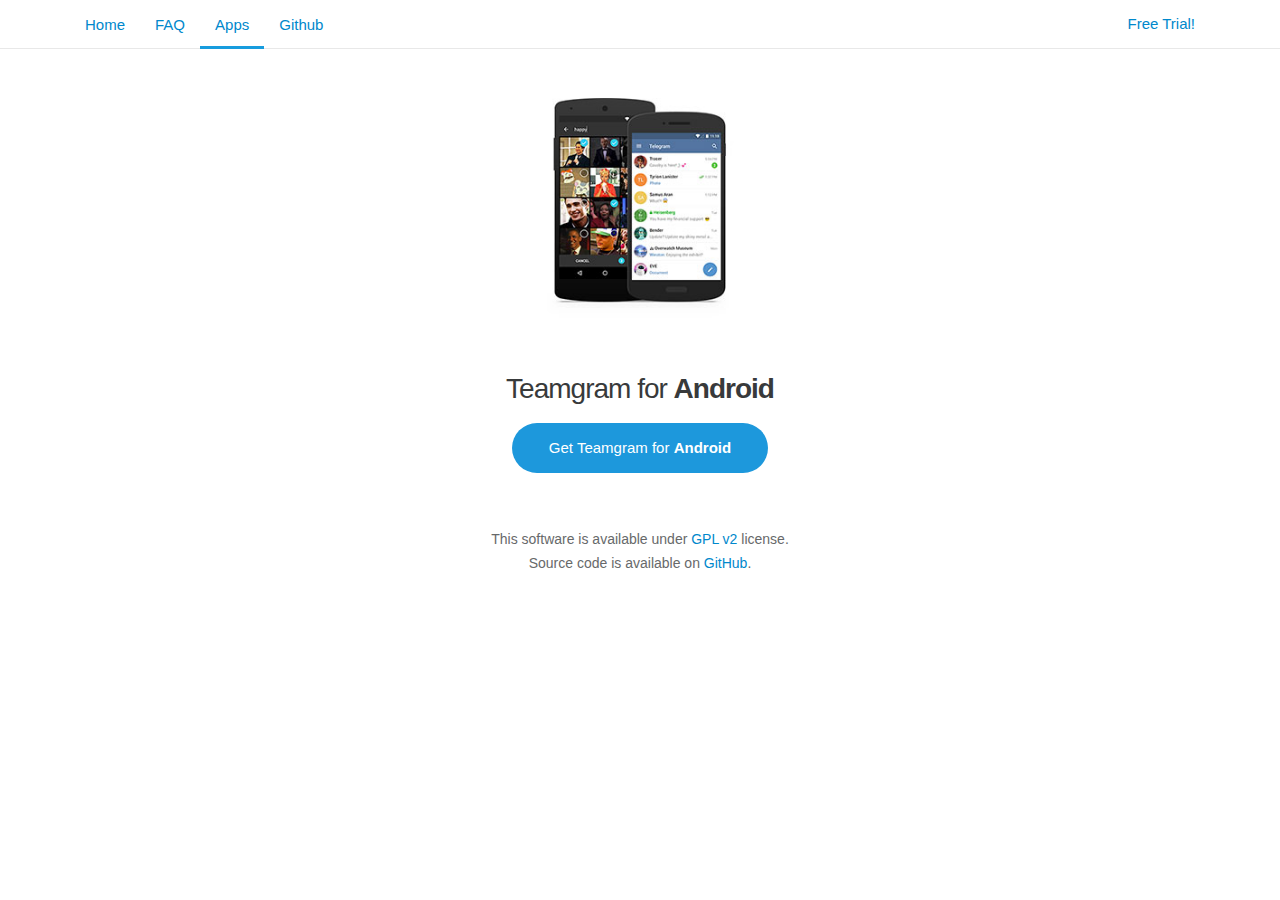
<file: android/index.html>
<!DOCTYPE html>
<html>

<head>
    <meta charset="utf-8">
    <title>Teamgram - Self hosted mtproto messenger.</title>
    <meta name="viewport" content="width=device-width, initial-scale=1.0">
    <meta property="og:title" content="Teamgram – Self hosted mtproto messenger">
    <meta property="og:image" content="/img/t_logo.png">
    <meta property="og:site_name" content="Teamgram">
    <meta property="og:description" content="NebulcChat android.">

    <link rel="shortcut icon" href="/favicon.ico" type="image/x-icon" />
    <link href="/css/bootstrap.min.css" rel="stylesheet">

    <link href="/css/teamgram.css" rel="stylesheet" media="screen">
    <style>
    </style>
</head>

<body>
    <div id="fb-root"></div>
    <div class="tl_page_wrap">
        <div class="tl_page_head navbar navbar-static-top navbar navbar-tg">
            <div class="navbar-inner">
                <div class="container clearfix">
                    <ul class="nav navbar-nav navbar-right">
                        <li class="navbar-twitter"><a href="https://web.teamgram.net/z"><span class="hidden-xs"> Free
                                    Trial!</span></a></li>
                    </ul>
                    <ul class="nav navbar-nav">
                        <li class=""><a href="/">Home</a></li>
                        <li class=""><a href="/faq">FAQ</a></li>
                        <li class="active"><a href="/apps">Apps</a></li>
                        <li class="hidden-xs "><a href="https://github.com/teamgram" target="_blank">Github</a></li>
                    </ul>
                </div>
            </div>
        </div>
        <div class="container clearfix tl_page_container tl_main_page_container">
            <div class="tl_page">
                <div class="td_content_wrap clearfix ">

                    <div class="td_screenshot_android"></div>

                    <a href="/" class="tl_content_title_link">
                        <h1 class="td_content_title">Teamgram for <strong>Android</strong></h1>
                    </a>

                    <div class="td_download_wrap">
                        <span class="td_download_btn_wrap"><a
                                href="https://github.com/teamgram/teamgram-android/releases/download/v9.0.2-teamgram/teamgram-9.0.2-universal.apk"
                                class="td_download_btn td_osx">
                                <i class="download_icon"></i> Get Teamgram for <strong>Android</strong></a>
                        </span>
                    </div>

                    <div id="td_versions">
                        <div class="td_about_license">
                            This software is available under <a
                                href="https://github.com/teamgram/teamgram-android/blob/master/LICENSE">GPL v2</a>
                            license.<br /> Source code is available on <a
                                href="https://github.com/teamgram/teamgram-android">GitHub</a>.<br>
                        </div>
                    </div>
                </div>
            </div>

        </div>
    </div>
    </div>

    <script src="/js/main.js"></script>
    <script>backToTopInit();</script>

</body>

</html>
</file>
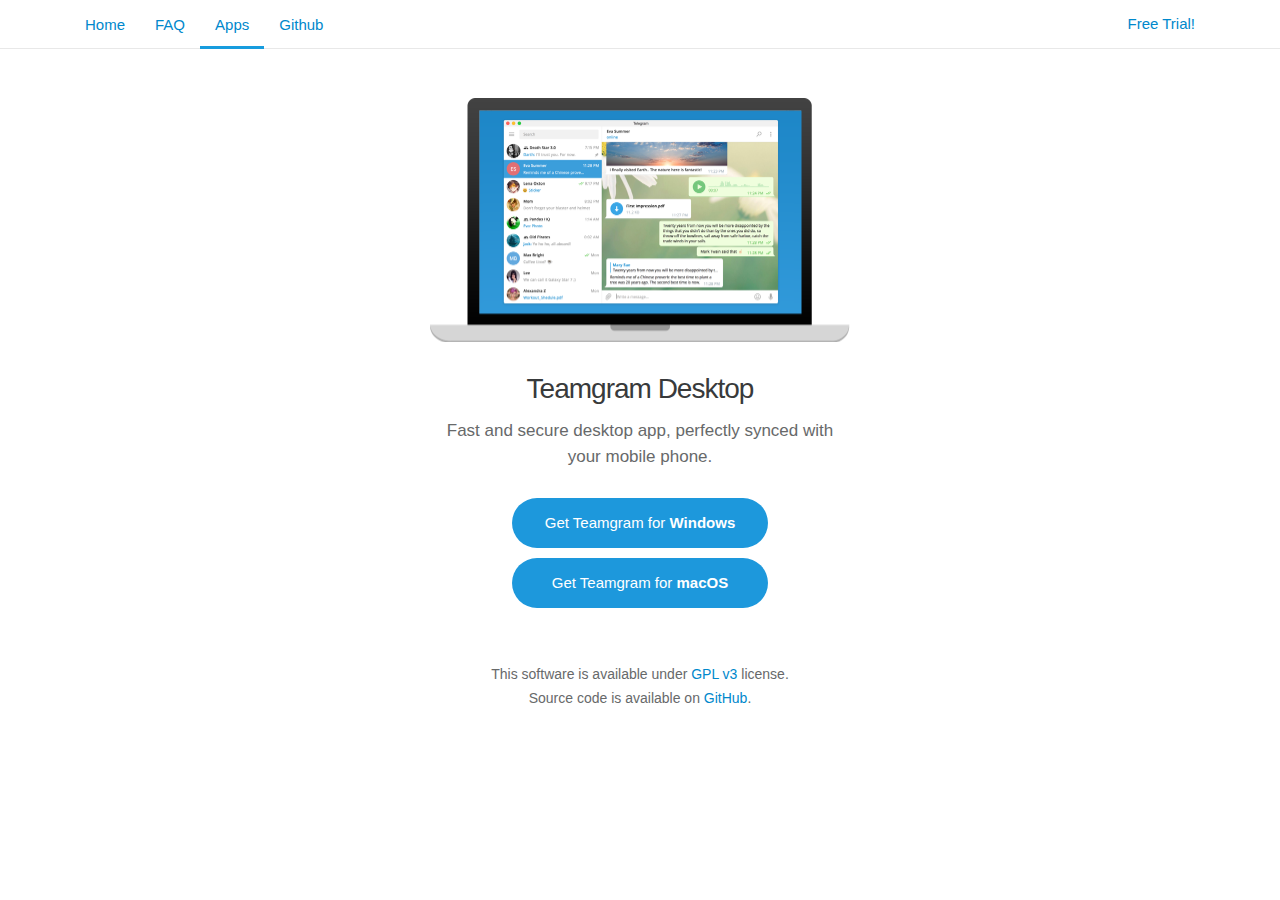
<file: desktop/index.html>
<!DOCTYPE html>
<html>

<head>
    <meta charset="utf-8">
    <title>Teamgram - Self hosted mtproto messenger.</title>
    <meta name="viewport" content="width=device-width, initial-scale=1.0">
    <meta property="og:title" content="Teamgram – Self hosted mtproto messenger">
    <meta property="og:image" content="/img/t_logo.png">
    <meta property="og:site_name" content="Teamgram">
    <meta property="og:description" content="Experience Teamgram on your computer in a swift and seamless way.">

    <link rel="shortcut icon" href="/favicon.ico" type="image/x-icon" />
    <link href="/css/bootstrap.min.css" rel="stylesheet">

    <link href="/css/teamgram.css" rel="stylesheet" media="screen">
    <style>
    </style>
</head>

<body>
    <div id="fb-root"></div>
    <div class="tl_page_wrap">
        <div class="tl_page_head navbar navbar-static-top navbar navbar-tg">
            <div class="navbar-inner">
                <div class="container clearfix">
                    <ul class="nav navbar-nav navbar-right">
                        <li class="navbar-twitter"><a href="https://web.teamgram.net/z"><span class="hidden-xs"> Free
                                    Trial!</span></a></li>
                    </ul>
                    <ul class="nav navbar-nav">
                        <li class=""><a href="/">Home</a></li>
                        <li class=""><a href="/faq">FAQ</a></li>
                        <li class="active"><a href="/apps">Apps</a></li>
                        <li class="hidden-xs "><a href="https://github.com/teamgram" target="_blank">Github</a></li>
                    </ul>
                </div>
            </div>
        </div>
        <div class="container clearfix tl_page_container tl_main_page_container">
            <div class="tl_page">
                <div class="td_content_wrap clearfix ">

                    <div class="td_screenshot"></div>

                    <a href="/" class="tl_content_title_link">
                        <h1 class="td_content_title">Teamgram Desktop</h1>
                    </a>
                    <div id="td_about_tdesktop">
                        Fast and secure desktop app, perfectly synced with your mobile phone.
                    </div>

                    <div class="td_download_wrap">
                        <span class="td_download_btn_wrap"><a href="#" class="td_download_btn td_osx">
                                <i class="download_icon"></i> Get Teamgram for <strong>Windows</strong></a>
                        </span>
                    </div>

                    <div class="td_download_wrap">
                        <span class="td_download_btn_wrap"><a href="#" class="td_download_btn td_osx">
                                <i class="download_icon"></i> Get Teamgram for <strong>macOS</strong></a>
                        </span>
                    </div>

                    <div id="td_about_osx">
                        Official app for macOS from NbulaChat<span class="td_about_osx_team"> team</span>
                    </div>
                    <div id="td_versions">
                        <div class="td_about_license">
                            This software is available under <a
                                href="https://github.com/teamgram/teamgram-tdesktop/blob/master/LICENSE">GPL v3</a>
                            license.<br /> Source code is available on <a
                                href="https://github.com/teamgram/teamgram-tdesktop">GitHub</a>.<br>
                        </div>
                    </div>
                </div>
            </div>

        </div>
    </div>
    </div>

    <script src="/js/main.js"></script>
    <script>backToTopInit();</script>

</body>

</html>
</file>
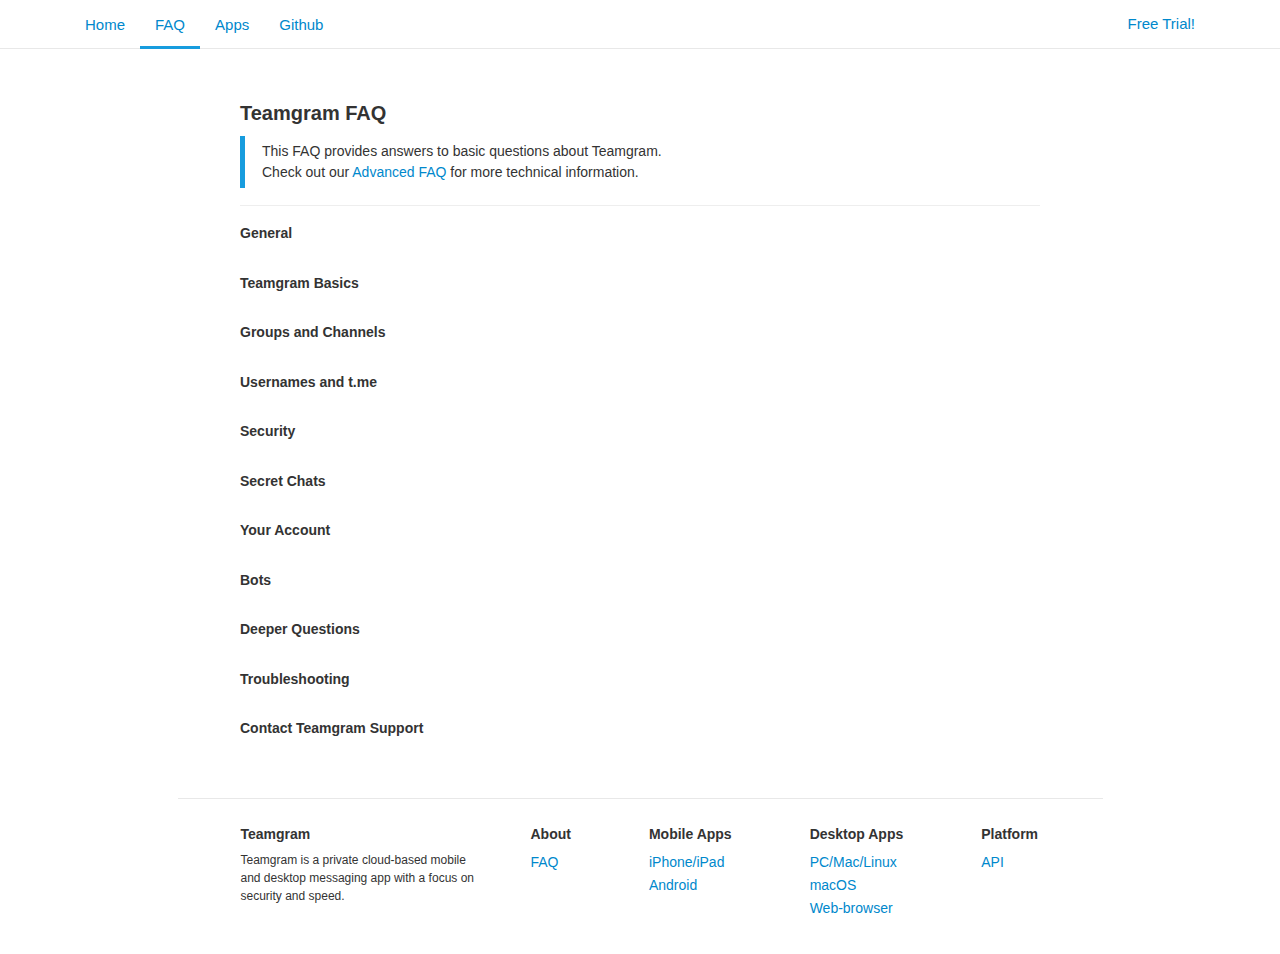
<file: faq/index.html>
<!DOCTYPE html>
<html>

<head>
    <meta charset="utf-8">
    <title>Teamgram FAQ</title>
    <meta name="viewport" content="width=device-width, initial-scale=1.0">
    <meta property="og:title" content="Teamgram FAQ">
    <meta property="og:image" content="/img/t_logo.png">
    <meta property="og:site_name" content="Teamgram">
    <meta property="og:description" content="">

    <link rel="shortcut icon" href="/favicon.ico" type="image/x-icon" />
    <link href="/css/bootstrap.min.css" rel="stylesheet">

    <link href="/css/teamgram.css" rel="stylesheet" media="screen">
    <style>
    </style>
</head>

<body>
    <div id="fb-root"></div>
    <div class="tl_page_wrap">
        <div class="tl_page_head navbar navbar-static-top navbar navbar-tg">
            <div class="navbar-inner">
                <div class="container clearfix">
                    <ul class="nav navbar-nav navbar-right">
                        <li class="navbar-twitter"><a href="https://web.teamgram.net/z"><span class="hidden-xs"> Free
                                    Trial!</span></a></li>
                    </ul>
                    <ul class="nav navbar-nav">
                        <li class=""><a href="/">Home</a></li>
                        <li class="active"><a href="/faq">FAQ</a></li>
                        <li class=""><a href="/apps">Apps</a></li>
                        <li class="hidden-xs "><a href="https://github.com/teamgram" target="_blank">Github</a></li>
                    </ul>
                </div>
            </div>
        </div>
        <div class="container clearfix tl_page_container ">
            <div class="tl_page">
                <div id="dev_page_content_wrap" class=" ">
                    <div class="dev_page_bread_crumbs"></div>
                    <h1 id="dev_page_title" dir="auto">Teamgram FAQ</h1>

                    <div id="dev_page_content">
                        <blockquote>
                            <p>This FAQ provides answers to basic questions about Teamgram.<br>Check out our <a
                                    href="#">Advanced FAQ</a> for more technical
                                information.</p>
                        </blockquote>
                        <hr>
                        <p>
                        <div class="dev_page_nav_wrap">
                            </p>
                            <p><a href="#general-questions"><strong>General</strong></a></p>
                            <ul>
                            </ul>
                            <p><a href="#telegram-basics"><strong>Teamgram Basics</strong></a></p>
                            <ul>
                            </ul>
                            <p><a href="#groups-and-channels"><strong>Groups and Channels</strong></a></p>
                            <ul>
                            </ul>
                            <p><a href="#usernames-and-t-me"><strong>Usernames and t.me</strong></a></p>
                            <ul>
                            </ul>
                            <p><a href="#security"><strong>Security</strong></a></p>
                            <ul>
                            </ul>
                            <p><a href="#secret-chats"><strong>Secret Chats</strong></a></p>
                            <ul>
                            </ul>
                            <p><a href="#your-account"><strong>Your Account</strong></a></p>
                            <ul>
                            </ul>
                            <p><a href="#bots"><strong>Bots</strong></a></p>
                            <ul>
                            </ul>
                            <p><a href="#deeper-questions"><strong>Deeper Questions</strong></a></p>
                            <ul>
                            </ul>
                            <p><a href="#troubleshooting"><strong>Troubleshooting</strong></a></p>
                            <ul>
                            </ul>
                            <p><a href="#telegram-support"><strong>Contact Teamgram Support</strong></a></p>
                            <ul>
                            </ul>
                        </div>
                    </div>

                </div>
            </div>
            <div class="footer_wrap">
                <div class="footer_columns_wrap clearfix footer_desktop">
                    <div class="footer_column footer_column_teamgram">
                        <h5>Teamgram</h5>
                        <div class="footer_teamgram_description"></div>
                        Teamgram is a private cloud-based mobile and desktop messaging app with a focus on security and
                        speed.
                    </div>

                    <div class="footer_column">
                        <h5>About</h5>
                        <ul>
                            <li><a href="#">FAQ</a></li>
                        </ul>
                    </div>
                    <div class="footer_column">
                        <h5><a href="/apps#mobile-apps">Mobile Apps</a></h5>
                        <ul>
                            <li><a href="/ios">iPhone/iPad</a></li>
                            <li><a href="/android">Android</a></li>
                        </ul>
                    </div>
                    <div class="footer_column">
                        <h5><a href="/apps#desktop-apps">Desktop Apps</a></h5>
                        <ul>
                            <li><a href="/desktop">PC/Mac/Linux</a></li>
                            <li><a href="/macos">macOS</a></li>
                            <li><a href="https://web.teamgram.net/z">Web-browser</a></li>
                        </ul>
                    </div>
                    <div class="footer_column footer_column_platform">
                        <h5>Platform</h5>
                        <ul>
                            <li><a href="#">API</a></li>
                        </ul>
                    </div>
                </div>
                <div class="footer_columns_wrap clearfix footer_mobile">
                    <div class="footer_column">
                        <h5><a href="#">About</a></h5>
                    </div>
                </div>
            </div>
</body>

</html>
</file>
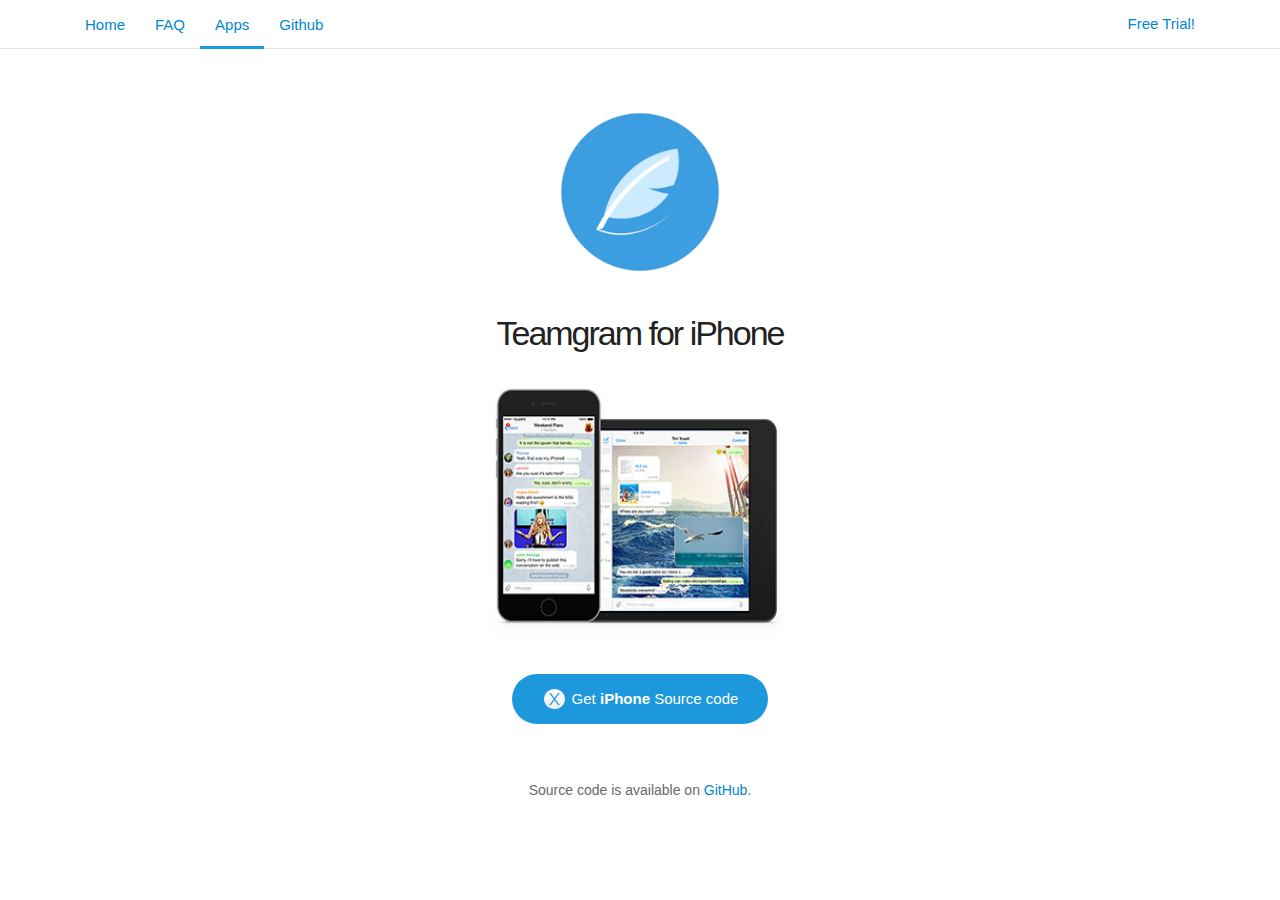
<file: ios/index.html>
<!DOCTYPE html>
<html>

<head>
    <meta charset="utf-8">
    <title>Teamgram - Self hosted mtproto messenger.</title>
    <meta name="viewport" content="width=device-width, initial-scale=1.0">
    <meta property="og:title" content="Teamgram – Self hosted mtproto messenger">
    <meta property="og:image" content="/img/t_logo.png">
    <meta property="og:site_name" content="Teamgram">
    <meta property="og:description" content="Experience Teamgram on your computer in a swift and seamless way.">

    <link rel="shortcut icon" href="/favicon.ico" type="image/x-icon" />
    <link href="/css/bootstrap.min.css" rel="stylesheet">

    <link href="/css/teamgram.css" rel="stylesheet" media="screen">
    <style>
    </style>
</head>

<body>
    <div id="fb-root"></div>
    <div class="tl_page_wrap">
        <div class="tl_page_head navbar navbar-static-top navbar navbar-tg">
            <div class="navbar-inner">
                <div class="container clearfix">
                    <ul class="nav navbar-nav navbar-right">
                        <li class="navbar-twitter"><a href="https://web.teamgram.net/z"><span class="hidden-xs"> Free
                                    Trial!</span></a></li>
                    </ul>
                    <ul class="nav navbar-nav">
                        <li class=""><a href="/">Home</a></li>
                        <li class=""><a href="/faq">FAQ</a></li>
                        <li class="active"><a href="/apps">Apps</a></li>
                        <li class="hidden-xs "><a href="https://github.com/teamgram" target="_blank">Github</a></li>
                    </ul>
                </div>
            </div>
        </div>

        <div class="container clearfix tl_page_container tl_main_page_container">
            <div class="tl_page">
                <div class="tl_main_wrap">
                    <div class="tl_main_logo_wrap">
                        <a href="/" class="tl_main_logo">
                            <img class="tl_main_logo" src="/img/t_logo.png" alt="Teamgram logo" />
                            <h1 class="tl_main_logo_title">Teamgram for iPhone</h1>
                        </a>
                        <p class="tl_main_logo_lead"></p>
                    </div>
                </div>

                <div class="td_content_wrap clearfix">

                    <div class="td_screenshot_ios"></div>

                    <div class="td_download_wrap"><a href="https://github.com/teamgram/teamgram-ios"
                            class="td_download_btn td_osx"><i class="td_download_icon"></i>Get <strong>iPhone</strong>
                            Source code</a></div>

                    <div id="td_versions">
                        <div class="td_about_license">
                            Source code is available on <a
                                href="https://github.com/teamgram/teamgram-ios">GitHub</a>.<br />
                        </div>

                    </div>

                </div>
            </div>

            <script src="/js/main.js"></script>
            <script>backToTopInit();</script>

</body>

</html>
</file>
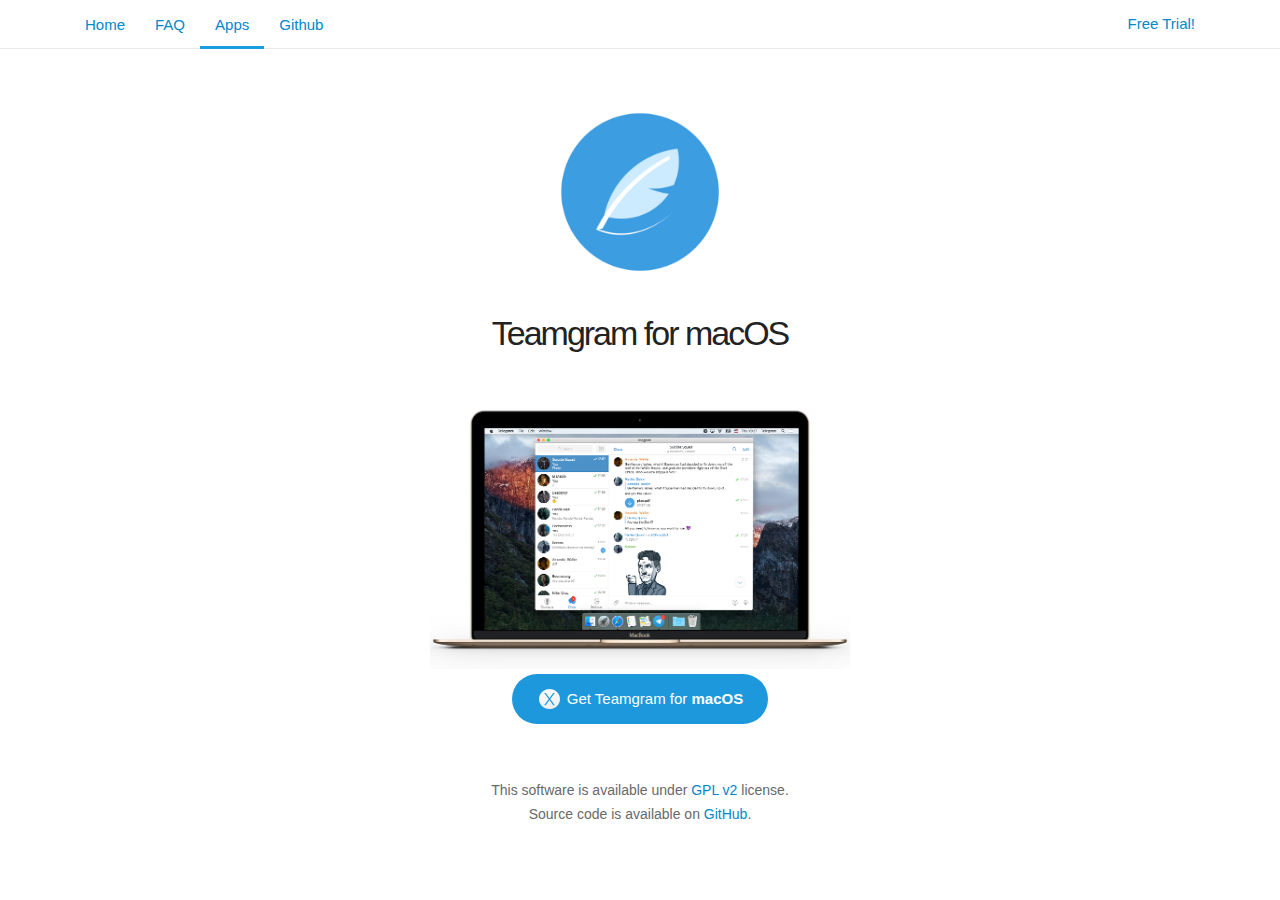
<file: macos/index.html>
<!DOCTYPE html>
<html>

<head>
    <meta charset="utf-8">
    <title>Teamgram - Self hosted mtproto messenger.</title>
    <meta name="viewport" content="width=device-width, initial-scale=1.0">
    <meta property="og:title" content="Teamgram – Self hosted mtproto messenger">
    <meta property="og:image" content="/img/t_logo.png">
    <meta property="og:site_name" content="Teamgram">
    <meta property="og:description" content="Experience Teamgram on your computer in a swift and seamless way.">

    <link rel="shortcut icon" href="/favicon.ico" type="image/x-icon" />
    <link href="/css/bootstrap.min.css" rel="stylesheet">

    <link href="/css/teamgram.css" rel="stylesheet" media="screen">
    <style>
    </style>
</head>

<body>
    <div id="fb-root"></div>
    <div class="tl_page_wrap">
        <div class="tl_page_head navbar navbar-static-top navbar navbar-tg">
            <div class="navbar-inner">
                <div class="container clearfix">
                    <ul class="nav navbar-nav navbar-right">
                        <li class="navbar-twitter"><a href="https://web.teamgram.net/z"><span class="hidden-xs"> Free
                                    Trial!</span></a></li>
                    </ul>
                    <ul class="nav navbar-nav">
                        <li class=""><a href="/">Home</a></li>
                        <li class=""><a href="/faq">FAQ</a></li>
                        <li class="active"><a href="/apps">Apps</a></li>
                        <li class="hidden-xs "><a href="https://github.com/teamgram" target="_blank">Github</a></li>
                    </ul>
                </div>
            </div>
        </div>
        <div class="container clearfix tl_page_container tl_main_page_container">
            <div class="tl_page">
                <div class="tl_main_wrap">
                    <div class="tl_main_logo_wrap">
                        <a href="/" class="tl_main_logo">
                            <img class="tl_main_logo" src="/img/t_logo.png" alt="Teamgram logo" />
                            <h1 class="tl_main_logo_title">Teamgram for macOS</h1>
                        </a>
                        <p class="tl_main_logo_lead"></p>
                    </div>
                </div>

                <div class="td_content_wrap clearfix">

                    <div class="td_screenshot_macos"></div>

                    <div class="td_download_wrap"><a href="#" class="td_download_btn td_osx"><i
                                class="td_download_icon"></i>Get Teamgram for <strong>macOS</strong></a></div>

                    <div id="td_versions">
                        <div class="td_about_license">
                            This software is available under <a href="#">GPL v2</a>
                            license.<br />
                            Source code is available on <a href="#">GitHub</a>.<br />
                        </div>
                    </div>
                </div>

                <script src="/js/main.js"></script>
                <script>backToTopInit();</script>

</body>

</html>
</file>
<file: css/teamgram.css>
body {
  font: 12px/18px "Lucida Grande", "Lucida Sans Unicode", Arial, Helvetica,
    Verdana, sans-serif;
  /*-webkit-font-smoothing: antialiased;*/
}

a,
a:hover {
  color: #0088cc;
}
a:focus {
  text-decoration: none;
}
a:hover {
  text-decoration: underline;
}

.container {
  margin-right: auto;
  margin-left: auto;
  padding-left: 15px;
  padding-right: 15px;
}
@media (min-width: 768px) {
  .container {
    width: 750px;
  }
}
@media (min-width: 992px) {
  .container {
    width: 970px;
  }
}
@media (min-width: 1200px) {
  .container {
    width: 1170px;
  }
}
.container-fluid {
  margin-right: auto;
  margin-left: auto;
  padding-left: 15px;
  padding-right: 15px;
}
.row {
  margin-left: -15px;
  margin-right: -15px;
}

.container:before {
  content: " ";
  display: table;
}
.container:after {
  content: " ";
  display: table;
  clear: both;
}

.tl_page_head {
  margin-bottom: 0;
}
.navbar-tg .navbar-inner {
  box-shadow: none;
  -webkit-box-shadow: none;
  border-bottom: 1px solid #e8e8e8;
}
.navbar-tg .nav a {
  color: #0088cc;
  -webkit-transition: padding-bottom 0.2s ease-in-out,
    box-shadow 0.2s ease-in-out;
  -moz-transition: padding-bottom 0.2s ease-in-out, box-shadow 0.2s ease-in-out;
  -ms-transition: padding-bottom 0.2s ease-in-out, box-shadow 0.2s ease-in-out;
}
.navbar-tg .nav a:hover,
.navbar-tg .nav .active a {
  color: #0088cc;
}
.navbar-tg .nav .active a {
  box-shadow: 0px 3px 0px 0px #179cde;
  -webkit-box-shadow: 0px 3px 0px 0px #179cde;
  padding-bottom: 13.5px;
}
.navbar-tg .nav li a:hover {
  box-shadow: 0px 3px 0px 0px #179cde;
  -webkit-box-shadow: 0px 3px 0px 0px #179cde;
  padding-bottom: 13.5px;
}
.navbar-tg .nav a,
.navbar-tg .nav a:hover,
.navbar-tg .nav a:focus {
  background-color: transparent;
}

.nav {
  color: #a2a2a2;
  font-size: 15px;
}

.caret {
  display: inline-block;
  background: url(../img/dropdown_1x.png) -2px -5px no-repeat;
  border: 0;
  width: 14px;
  height: 6px;
  margin-left: 2px;
  vertical-align: middle;
}

.nav-pills > li > a {
  font-size: 15px;
  padding: 8px 17px;
  border-radius: 0;
}

.nav > li > a:hover,
.nav > li > a:focus {
  background-color: #f0f6fa;
  text-decoration: none;
}

.nav .open > a,
.nav .open > a:hover,
.nav .open > a:focus,
.nav-pills > li.active > a,
.nav-pills > li.active > a:hover,
.nav-pills > li.active > a:focus {
  box-shadow: none;
  background-color: #1e98d4;
  color: #fff;
  border: 0;
}

.nav .open > a .caret,
.nav .open > a:hover .caret,
.nav .open > a:focus .caret {
  background-position: -2px -15px;
}

.dropdown-menu {
  min-width: 177px;
  padding: 0;
  margin: 7px 0 0 0;
  list-style: none;
  font-size: 13px;
  text-align: left;
  background-color: #fff;
  border-radius: 0;
  border: 1px solid rgba(29, 92, 123, 0.3);
  box-shadow: 0 1px 1px rgba(20, 60, 83, 0.1);
  -webkit-box-shadow: 0 1px 1px rgba(20, 60, 83, 0.1);
}
.dropdown-menu > li > a {
  padding: 8px 18px;
  margin: 0 -1px;
  color: #08c;
}
.dropdown-menu > li > a:first-child {
  margin-top: -1px;
  padding-top: 9px;
}
.dropdown-menu > li > a:last-child {
  margin-bottom: -1px;
  padding-bottom: 9px;
}
.dropdown-menu > li > a:hover,
.dropdown-menu > li > a:focus,
.dropdown-menu > li.active > a {
  text-decoration: none;
  color: #fff;
  background-color: #1e98d4;
}

#dev_page_content > ul:not(.nav),
#dev_page_content ul.bulleted {
  list-style-type: none;
  padding-left: 10px;
}
.is_rtl #dev_page_content > ul:not(.nav),
.is_rtl #dev_page_content ul.bulleted {
  padding-right: 10px;
  padding-left: 0;
}

#dev_page_content > ul:not(.nav) li,
#dev_page_content ul.bulleted li {
  background-image: url(../img/bullet.png?2);
  background-repeat: no-repeat;
  background-position: 0px 8px;
  padding-left: 20px;
}

.is_rtl #dev_page_content > ul:not(.nav) li,
.is_rtl #dev_page_content ul.bulleted li {
  background-position: 100% 8px;
  padding-left: 0;
  padding-right: 20px;
}

.breadcrumb > li {
  text-shadow: none;
}
.breadcrumb > li > .divider {
  color: #c1d3e4;
}

pre,
code {
  border: 0;
}
pre {
  font-size: 13px;
  color: #546172;
  background: #ecf3f8;
  border-radius: 0;
}
code {
  background: #feeae4;
  color: #c61717;
  padding: 3px 5px;
  border-radius: 0;
}
blockquote {
  border-left-color: #179cde;
}
blockquote p {
  font-size: 14px;
  font-weight: normal;
  line-height: 20px;
  margin-bottom: 10px;
}
.table td,
.table th {
  border-top-color: #eee;
}
h1,
h2,
h3,
h4,
h5,
h6 {
  font-weight: bold;
  margin: 20px 0 10px 0;
  position: relative;
}
h1 {
  font-size: 20px;
  margin-top: 32px;
  margin-bottom: 12px;
}
h2 {
  font-size: 20px;
  margin-top: 32px;
  margin-bottom: 12px;
}
h3 {
  font-size: 20px;
  margin-top: 32px;
  margin-bottom: 10px;
}
h4 {
  font-size: 16px;
  margin-top: 29px;
  margin-bottom: 7px;
}
h5 {
  font-size: 16px;
  margin-top: 29px;
  margin-bottom: 7px;
}

mark {
  padding: 0.2em 0.4em;
}

a.btn,
button.btn {
  border-radius: 0;
}

.form-control {
  border-radius: 0;
  box-shadow: none;
}

a.anchor {
  text-decoration: none;
  line-height: 1;
  margin-left: -22px;

  cursor: default;
  display: block;
  position: absolute;
  top: 0;
  left: 0;
  bottom: 0;

  border-top: 10px solid transparent;
  margin-top: -10px;
  -webkit-background-clip: padding-box;
  -moz-background-clip: padding;
  background-clip: padding-box;
  outline: 0;
}

a.anchor i.anchor-icon {
  display: inline-block;
  width: 18px;
  height: 20px;
  margin-top: 2px;
  line-height: 14px;
  vertical-align: text-top;
  background: url(../img/link-icon.png) 0 0 no-repeat;
  background-size: 17px 18px;
  opacity: 0;

  cursor: pointer;
  padding: 0;
  position: relative;
  z-index: 10;

  -webkit-transition: opacity 0.15s ease-in-out;
  -moz-transition: opacity 0.15s ease-in-out;
  -ms-transition: opacity 0.15s ease-in-out;
  -o-transition: opacity 0.15s ease-in-out;
  transition: opacity 0.15s ease-in-out;
}

h1 a.anchor i.anchor-icon {
  margin-top: 2px;
}
h2 a.anchor i.anchor-icon {
  margin-top: 2px;
}
h3 a.anchor i.anchor-icon {
  margin-top: 2px;
}
h4 a.anchor i.anchor-icon {
  margin-top: 0px;
}

h1:hover a.anchor i.anchor-icon,
h2:hover a.anchor i.anchor-icon,
h3:hover a.anchor i.anchor-icon,
h4:hover a.anchor i.anchor-icon,
h5:hover a.anchor i.anchor-icon,
h6:hover a.anchor i.anchor-icon {
  opacity: 0.6;
}
i.anchor-icon:hover {
  opacity: 1 !important;
}

.breadcrumb {
  background-color: #ecf3fa;
}
.breadcrumb {
  white-space: nowrap;
  text-overflow: ellipsis;
  overflow: hidden;
}
.breadcrumb li {
  display: inline-block;
  float: none;
  white-space: nowrap;
  text-overflow: ellipsis;
}
.breadcrumb > li + li:before {
  padding: 0;
  content: "";
}
.icon-breadcrumb-divider {
  display: inline-block;
  background: url(../img/breadcrumb_divider_1x.png) 0 50% no-repeat;
  width: 5px;
  height: 18px;
  line-height: 18px;
  margin: 0 8px;
  vertical-align: top;
}

.slightly-pull-right {
  float: right;
}
.slightly-pull-left {
  float: left;
}

.back_to_top_wrap {
  display: block;
  pointer-events: none;
  cursor: default;
  position: fixed;
  left: 0;
  top: 0;
  bottom: 0;
  outline: none;
  box-shadow: none;
  opacity: 0;
  /*display: none;*/
  transition: opacity ease-in-out 0.2s;
  -webkit-transition: opacity ease-in-out 0.2s;
}
.back_to_top_wrap.back_to_top_shown {
  cursor: pointer;
  pointer-events: all;
  /*display: block;*/
  opacity: 1;
}
.back_to_top_wrap:hover {
  text-decoration: none;
}
.back_to_top {
  font-size: 15px;
  width: 120px;
  text-align: center;
  padding: 18px 15px 18px 7px;
  transition: background ease-in-out 0.2s;
  -webkit-transition: background ease-in-out 0.2s;
}
.back_to_top_wrap:hover .back_to_top {
  background: #ecf3f8;
  background: rgba(174, 198, 215, 0.2);
}
.icon-to-top {
  display: inline-block;
  background: url(../img/back_to_top_1x.png) 0 50% no-repeat;
  width: 16px;
  height: 7px;
  margin-right: 12px;
  margin-top: 7px;
  vertical-align: text-top;
}

.navbar-tg .navbar-twitter a {
  padding-top: 14.5px;
  padding-bottom: 14.5px;
}

.tl_main_page_container {
  padding: 0;
}

.tl_main_wrap {
  margin-top: 17px;
}
.tl_main_wrap h3 {
  color: #222222;
  font-size: 23px;
  font-weight: 500;
}
.tl_main_award {
  width: 100px;
  height: 100px;
  display: block;
  background: url(../img/SiteAward.gif) 0 0 no-repeat;
  margin: 2px;
}

.no_access_wrap {
  color: #999;
  padding: 100px 40px;
  text-align: center;
  font-size: 18px;
}

.side_blog_wrap {
  background: #ecf3fa;
  padding: 15px 20px 20px;
  font-size: 12px;
  width: 180px;
}
.side_blog_header {
  display: block;
  color: #0088cc;
  font-weight: bold;
  font-size: 16px;
  margin-bottom: 15px;
}
a.side_blog_entry {
  display: block;
  margin-top: 10px;
}
a.side_blog_entry:hover {
  text-decoration: none;
}
.side_blog_date {
  color: #000;
  font-weight: bold;
}
.side_blog_title {
  color: #0088cc;
}
a.side_blog_entry:hover .side_blog_title {
  text-decoration: underline;
}
.side_tour_entry .side_blog_title {
  font-size: 14px;
}

.tl_main_bottom_blog,
.tl_blog_bottom_blog {
  display: none;
}
.tl_main_side_blog {
  position: relative;
}
.tl_main_side_blog .side_blog_wrap {
  position: absolute;
  margin-top: 20px;
  right: 137px;
}
.tl_main_bottom_blog {
  margin: 0px 15px 20px;
}
.side_blog_wrap {
  background: none;
  padding: 5px 17px;
  margin: 0 0 17px 26px;
  border-left: 5px solid #179cde;
}
.tl_blog_bottom_blog .side_blog_wrap {
  margin: 0 0 0 10px;
}
.tl_blog_side_blog {
  position: relative;
}
.tl_blog_side_blog .side_blog_wrap {
  position: absolute;
  margin-top: 50px;
  right: -200px;
}

.tl_main_logo_wrap {
  max-width: 400px;
  margin: 0 auto;
  padding: 20px 0 20px;
}
a.tl_main_logo {
  display: block;
  line-height: 0;
  text-decoration: none !important;
}
img.tl_main_logo {
  display: block;
  width: 210px;
  height: 210px;
  margin: 0 auto;
}
.tl_main_logo_title,
.tl_main_logo_title:hover {
  font-size: 34px;
  color: #222222;
  text-align: center;
  margin-top: 18px;
  margin-bottom: 6px;
  font-weight: normal;
  letter-spacing: -2px;
}
.tl_main_logo_title_image {
  width: 144px;
  height: 36px;
  background: url(../img/teamgram_1x.png) 0 0 no-repeat;
  margin: 18px auto 6px;
}
.tl_main_logo_lead {
  font-size: 20px;
  line-height: 148%;
  max-width: 512px;
  margin: 0 auto;
  color: #8c8c8c;
  text-align: center;
  padding: 1px 0 10px;

  font-family: "HelveticaNeue-Light", "Helvetica Neue Light", "Helvetica Light",
    Helvetica, Arial, Verdana, sans-serif;
  font-weight: 300;
}

.tl_main_head_download {
  margin: 6px auto 35px;
  max-width: 798px;
  text-align: center;
}
.tl_main_download_btn {
  display: inline-block;
  color: #fff;
  font-size: 16px;
  background: #a19481;
  border-radius: 4px;
  padding: 10px 15px;
  line-height: 35px;
  overflow: hidden;
  width: 220px;
  margin: 5px 8px;
  text-align: center;
}
.tl_main_download_btn:hover {
  background-color: #a99d8b;
  color: #fff;
  text-decoration: none;
}
.tl_main_download_btn:active {
  background-color: #998e7e;
}

.tl_main_download_mobile {
  text-align: center;
  max-width: 1028px;
  margin: 20px auto 20px;
  margin: 0 auto;
}
.tl_main_download_link {
  text-align: center;
  display: inline-block;
  height: 290px;
  padding-top: 250px;
  padding-bottom: 20px;
  margin: 40px 0;
  font-size: 15px;
  max-width: 100%;
  -webkit-transition: box-shadow 0.2s ease-in-out;
  -moz-transition: box-shadow 0.2s ease-in-out;
  -ms-transition: box-shadow 0.2s ease-in-out;
}
.tl_main_download_link:hover {
  text-decoration: none;
  box-shadow: 0px 3px 0px 0px #179cde;
}
.tl_main_download_link_android {
  width: 28.21%;
  min-width: 245px;
  background: url(../img/SiteAndroid.jpg?1) 50% 0 no-repeat;
}
.tl_main_download_link_ios {
  width: 42.9961%;
  min-width: 350px;
  background: url(../img/SiteiOs.jpg?1) 50% 0 no-repeat;
}
.tl_main_download_link_wp {
  width: 28.793774%;
  min-width: 245px;
  background: url(../img/SiteWP.jpg?2) 50% 0 no-repeat;
}
.tl_main_download_link_tdesktop {
  display: none;
  min-width: 320px;
  background: url(../img/SiteTDesktop.png) 50% 0 no-repeat;
}

.tl_main_download_more_btn {
  margin-bottom: 0;
  font-weight: normal;
  text-align: center;
  vertical-align: middle;
  cursor: pointer;
  background-image: none;
  border: 0;
  white-space: nowrap;
  padding: 10px 16px;
  font-size: 15px;
  line-height: 1.33;
  -webkit-user-select: none;
  -moz-user-select: none;
  -ms-user-select: none;
  user-select: none;
  color: #ffffff;
  background-color: #318fd3;
  margin-top: 5px;
  display: none;
  border-radius: 3px;
}
.tl_main_download_more_btn:hover {
  color: #fff;
}
.icon-arrow-more {
  display: inline-block;
  vertical-align: baseline;
  width: 6px;
  height: 11px;
  background: url(../img/tl_arrow.png) 0 0 no-repeat;
  margin-left: 10px;
}

.tl_main_download_desktop_header {
  text-align: center;
}
.tl_main_download_desktop_wrap1 {
  height: 291px;
  overflow: hidden;
}
.tl_main_download_desktop_wrap {
  position: absolute;
  left: 0;
  right: 0;
}
.tl_main_download_desktop {
  position: absolute;
  left: 0;
  right: 0;
  min-width: 804px;
  background: url(../img/SiteDesktop.jpg?1) 50% 19px no-repeat;
  /*overflow: hidden;*/
}

.tl_main_download_desktop_links {
  width: 804px;
  margin: 0 auto;
}
.tl_main_download_desktop_link {
  text-align: center;
  display: inline-block;
  padding: 270px 0 20px;
  font-size: 15px;
  vertical-align: top;
  -webkit-transition: box-shadow 0.2s ease-in-out;
  -moz-transition: box-shadow 0.2s ease-in-out;
  -ms-transition: box-shadow 0.2s ease-in-out;
}
.tl_main_download_desktop_link:hover {
  text-decoration: none;
  box-shadow: 0px 3px 0px 0px #179cde;
}
.tl_main_download_link_web {
  width: 29.5%;
}
.tl_main_download_link_osx {
  width: 38.4%;
  padding-left: 20px;
  padding-right: 20px;
}
.tl_main_download_link_td {
  width: 32.1%;
}
.tl_main_body {
  margin-top: 40px;
  padding-top: 5px;
}
.tl_main_body_header {
  text-align: center;
  margin-top: 0;
  padding-top: 20px;
}

.icon-android,
.icon-ios,
.icon-wp {
  display: inline-block;
  vertical-align: text-top;
  width: 25px;
  height: 30px;
  background: url(../img/SiteLogos.png) 0 0 no-repeat;
  margin-right: 10px;
}

.icon-ios {
  background-position: 0 0px;
  height: 26px;
  margin-top: -5px;
}
.icon-android {
  background-position: 0 -46px;
  height: 23px;
  margin-top: -3px;
}
.icon-wp {
  background-position: 0 -90px;
  height: 20px;
  margin-top: -1px;
}

.icon {
  display: inline-block;
}
.icon-twitter {
  width: 21px;
  height: 17px;
  vertical-align: text-top;
  background: url(../img/twitter.png) 0 0 no-repeat;
  opacity: 0.9;
}
a:hover .icon-twitter {
  opacity: 0.99;
}

.tl_main_cards {
  max-width: 950px;
  margin: 18px auto 0;
  padding: 0;
}
.tl_main_card_cell,
.tl_main_card_cell_last {
  position: relative;
  min-height: 1px;
  padding-left: 15px;
  padding-right: 15px;
}
@media (min-width: 768px) {
  .tl_main_card_cell,
  .tl_main_card_cell_last {
    width: 50%;
    float: left;
  }
  .tl_main_card_cell_last {
    width: 100%;
  }
}
@media (min-width: 992px) {
  .tl_main_card_cell,
  .tl_main_card_cell_last {
    width: 33.33333%;
  }
}

.tl_main_card_wrap {
  max-width: 260px;
  margin: 0 auto;
  padding: 20px 0 9px;
}
.tl_main_card {
  background: url(../img/tl_card_fast.gif) 0 0 no-repeat;
  background-size: 160px 160px;
  width: 160px;
  height: 160px;
  margin: 0 auto;
}

.tl_main_card_fast {
  background-image: url(../img/tl_card_fast.gif);
}
.tl_main_card_powerful {
  background-image: url(../img/tl_card_powerful.gif);
}
.tl_main_card_free {
  background-image: url(../img/tl_card_free.gif);
}
.tl_main_card_secure {
  background-image: url(../img/tl_card_secure.gif);
}
.tl_main_card_cloud {
  background-image: url(../img/tl_card_cloud.gif);
}
.tl_main_card_private {
  background-image: url(../img/tl_card_private.gif);
}
.tl_main_card_decentralized {
  background-image: url(../img/tl_card_decentralized.gif);
}
.tl_main_card_open {
  background-image: url(../img/tl_card_open.gif);
}
.tl_main_card_wecandoit {
  background-image: url(../img/tl_card_wecandoit.gif);
}

.tl_main_card_connect {
  background-image: url(../img/tl_card_connect.gif);
}
.tl_main_card_coordinate {
  background-image: url(../img/tl_card_coordinate.gif);
}
.tl_main_card_synchronize {
  background-image: url(../img/tl_card_synchronize.gif);
}
.tl_main_card_build {
  background-image: url(../img/tl_card_build.gif);
}
.tl_main_card_encrypt {
  background-image: url(../img/tl_card_encrypt.gif);
}
.tl_main_card_send {
  background-image: url(../img/tl_card_send.gif);
}
.tl_main_card_process {
  background-image: url(../img/tl_card_process.gif);
}
.tl_main_card_destruct {
  background-image: url(../img/tl_card_destruct.gif);
}
.tl_main_card_store {
  background-image: url(../img/tl_card_store.gif);
}

h3.tl_main_card_header {
  color: #a19679;
  text-align: center;
  margin: 15px 0 6px;
  font-size: 26px;
  font-weight: normal;
  letter-spacing: -1px;
}

.tl_main_card_lead {
  font-size: 15px;
  line-height: 158%;
  text-align: center;
}

.tl_main_share {
  margin: 24px auto 40px;
  /*padding-bottom: 30px;*/
  max-width: 330px;
  text-align: center;
}
.tl_main_noshare {
  height: 50px;
}
.tl_main_twitter_widget_wrap {
  /*float: left;*/
  display: inline-block;
}
.tl_main_facebook_widget_wrap {
  /*float: left;*/
  margin-right: 20px;
  display: inline-block;
}
.fb_iframe_widget span {
  vertical-align: baseline !important;
}

.tl_main_gplus_widget_wrap {
  /*float: left;*/
  display: inline-block;
}

.tl_twitter_share_btn {
  display: inline-block;
  border-radius: 15px;
  background-color: #54a9eb;
  cursor: pointer;
  margin-right: 15px;
  padding: 7px 15px;
  color: #fff;
  font-weight: bold;
}
.tl_twitter_share_btn:hover,
.tl_twitter_share_btn:active,
.tl_twitter_share_btn:focus {
  text-decoration: none;
  color: #fff;
  outline: none;
}
.tl_twitter_share_cnt {
  display: none;
  color: #c4e3fb;
}

.footer_wrap {
  border-top: 1px solid #e8e8e8;
  max-width: 925px;
  margin: 10px auto 0;
  padding: 28px 0 34px;
}
.footer_mobile {
  display: none;
}
.footer_columns_wrap {
  padding-left: 0;
  padding: 0 0 0 63px;
  margin: 0;
}
.footer_column {
  float: left;
  padding-right: 78px;
}
.footer_column_teamgram {
  width: 290px;
  padding-right: 50px;
}
.footer_column:last-child {
  padding-right: 0;
}
.footer_column:first-child {
  padding-left: 0;
}
.footer_column h5 {
  font-size: 14px;
  margin-top: 0;
  margin-bottom: 9px;
}
.footer_column h5 a {
  color: inherit;
}
.footer_column ul,
.footer_column ul li {
  list-style: none;
  margin: 0;
  padding: 0;
}
.footer_column ul li {
  font-size: 14px;
  line-height: 23px;
}
.footer_privacy_description {
  padding-top: 3px;
  font-size: 13px;
  line-height: 160%;
}
.footer_privacy_description p {
  margin-bottom: 6px;
}
.footer_teamgram_description {
  font-size: 13px;
}

.tl_mission_wrap #dev_page_content,
.tl_mission_wrap #dev_page_content p {
  font-family: "HelveticaNeue-Light", "Helvetica Neue Light", "Helvetica Light",
    Helvetica, Arial, Verdana, sans-serif;
  font-weight: 300;
  line-height: 160%;
  font-size: 16px;
}

/* Team */
#dev_page_content.tl_team_wrap,
#dev_page_content.tl_team_wrap p {
  line-height: 1.6;
}
.tl_team_lead {
  margin-bottom: 30px;
}
.tl_team_member {
  min-height: 120px;
  position: relative;
  margin-bottom: 30px;
}
.tl_team_member_photo_wrap {
  position: absolute;
  // float: left;
  // margin-right: 25px;
}
.tl_team_member_photo {
  width: 120px;
  height: 120px;
  display: block;
  background: url("../img/team-sprite.png") 0 0 no-repeat;
  background-size: 120px 1810px;
}

.tl_team_member_pavel .tl_team_member_photo {
  background-position: 0 0;
}
.tl_team_member_nikolay .tl_team_member_photo {
  background-position: 0 -130px;
}
.tl_team_member_aliaksei .tl_team_member_photo {
  background-position: 0 -260px;
}
.tl_team_member_vitalik .tl_team_member_photo {
  background-position: 0 -390px;
}
.tl_team_member_arseny .tl_team_member_photo {
  background-position: 0 -520px;
}
.tl_team_member_igor .tl_team_member_photo {
  background-position: 0 -650px;
}
.tl_team_member_drklo .tl_team_member_photo {
  background-position: 0 -780px;
}
.tl_team_member_peter .tl_team_member_photo {
  background-position: 0 -910px;
}
.tl_team_member_john .tl_team_member_photo {
  background-position: 0 -1040px;
}
.tl_team_member_kolar .tl_team_member_photo {
  background-position: 0 -1170px;
}
.tl_team_member_ilya .tl_team_member_photo {
  background-position: 0 -1300px;
}
.tl_team_member_igor1 .tl_team_member_photo {
  background-position: 0 -1690px;
}
.tl_team_member_mike .tl_team_member_photo {
  background-position: 0 -1560px;
}
.tl_team_member_grisha .tl_team_member_photo {
  background-position: 0 -1430px;
}

.tl_team_member_name {
  margin-left: 146px;
}
.tl_team_member_body {
  margin-left: 146px;
}

.tl_team_member_name {
  margin-top: 5px;
  font-size: 17px;
}
.tl_team_member_awards {
  margin-top: 20px;
  margin-bottom: 18px;
  color: #0088cc;
  font-size: 15px;
}
.tl_team_member_experience,
.tl_team_member_awards_list {
  line-height: 1.8;
}
.tl_team_member_description {
  margin-top: 20px;
}

/* Core / dev */

.dev_page {
  background: #fff;
  min-height: 500px;
}
#dev_page_content_wrap {
  padding: 20px 0;
  max-width: 800px;
  margin: 0 auto;
}
#dev_page_content,
#dev_page_content p {
  font-size: 14px;
  line-height: 1.5;
}
.dev_page_bread_crumbs .breadcrumb {
  margin-bottom: 10px;
  border-radius: 0;
}
#dev_page_title {
  position: static;
}

.dev_page_head {
  margin-bottom: 0;
}
.dev_page_head .dev_page_head_logo {
  margin-left: 0;
}
#dev_page_content_wrap blockquote {
  padding: 5px 17px;
}
#dev_page_content_wrap pre {
  overflow-x: auto;
  border-radius: 0;
}

#dev_page_content_wrap pre::-webkit-scrollbar {
  visibility: visible;
  display: block;
  height: 15px;
}
#dev_page_content_wrap pre::-webkit-scrollbar-track:horizontal {
  background: rgba(93, 144, 177, 0.2);
  border-radius: 0;
  height: 15px;
}
#dev_page_content_wrap pre::-webkit-scrollbar-thumb:horizontal {
  background: rgba(93, 144, 177, 0.4);
  border-radius: 0;
  height: 15px;
}

#dev_page_content_wrap .richcode {
  display: block;
  padding: 9.5px;
  margin: 0 0 10px;
  font-size: 13px;
  line-height: 20px;
  -webkit-border-radius: 4px;
  -moz-border-radius: 4px;
  border-radius: 4px;

  color: #546172;
  background: #ecf3f8;

  font-family: Monaco, Menlo, Consolas, "Courier New", monospace;
}
#dev_page_content_wrap .richcode code {
  background: #fff;
}
.richcode p:last-child {
  margin-bottom: 0;
}

#dev_page_content_wrap pre code {
  overflow-wrap: normal;
  white-space: pre;
}
#dev_page_content_wrap a.current_page_link {
  color: #468847;
  text-decoration: underline;
}

#dev_page_content_wrap a.nonexisting_page_link {
  color: #ff0000;
  text-decoration: underline;
}

.dev_side_image {
  max-width: 200px;
  float: right;
  padding: 0 0 0 20px;
}
.dev_side_image img {
  max-width: 180px;
}

#dev_page_content_wrap pre.page_scheme {
  margin: 20px 0 30px;
}
.dev_page_edit_form {
  border-top: 1px solid #ddd;
  padding-top: 50px;
  max-width: 800px;
  margin: 30px auto 0;
}
.dev_page_edit_form .CodeMirror {
  font-size: 14px;
  line-height: 20px;
  font-family: Monaco, Menlo, Consolas, "Courier New", monospace;
  border: 1px solid #eee;
  height: auto;
  position: relative;

  margin-bottom: 9px;
  color: #555555;
  border: 1px solid #ccc;
  -webkit-border-radius: 3px;
  -moz-border-radius: 3px;
  border-radius: 3px;
  -webkit-box-shadow: inset 0 1px 1px rgba(0, 0, 0, 0.075);
  -moz-box-shadow: inset 0 1px 1px rgba(0, 0, 0, 0.075);
  box-shadow: inset 0 1px 1px rgba(0, 0, 0, 0.075);
  -webkit-transition: border linear 0.2s, box-shadow linear 0.2s;
  -moz-transition: border linear 0.2s, box-shadow linear 0.2s;
  -ms-transition: border linear 0.2s, box-shadow linear 0.2s;
  -o-transition: border linear 0.2s, box-shadow linear 0.2s;
  transition: border linear 0.2s, box-shadow linear 0.2s;
}

.dev_page_edit_form .CodeMirror-focused {
  border-color: rgba(82, 168, 236, 0.8);
  outline: 0;
  outline: thin dotted \9;

  -webkit-box-shadow: inset 0 1px 1px rgba(0, 0, 0, 0.075),
    0 0 8px rgba(82, 168, 236, 0.6);
  -moz-box-shadow: inset 0 1px 1px rgba(0, 0, 0, 0.075),
    0 0 8px rgba(82, 168, 236, 0.6);
  box-shadow: inset 0 1px 1px rgba(0, 0, 0, 0.075),
    0 0 8px rgba(82, 168, 236, 0.6);
}

.dev_page_edit_form .CodeMirror-scroll {
  overflow-y: hidden;
  overflow-x: auto;
}

.dev_page_edit_form .CodeMirror pre {
  white-space: pre-wrap;
  word-break: break-all;
  word-wrap: break-word;
}

.table-msg-schema td {
  text-align: center;
}
.table-msg-schema > thead > tr > th,
.table-msg-schema > tbody > tr > th,
.table-msg-schema > tfoot > tr > th,
.table-msg-schema > thead > tr > td,
.table-msg-schema > tbody > tr > td,
.table-msg-schema > tfoot > tr > td {
  border: 1px solid #d5d5d5;
}

#dev_upload_btn {
  cursor: pointer;
  overflow: hidden;
  position: relative;
}
.dev_upload_input {
  cursor: pointer;
  font-size: 72px !important;
  opacity: 0.01;
  position: absolute;
  z-index: 100;
  margin: 0;
  padding: 0;
  top: 0;
  right: 0;
}

.app_edit_page {
  width: 700px;
  margin: 40px auto;
}
.app_lock_tt {
  padding: 3px;
  display: inline-block;
}
.app_lock_text {
  font-size: 13px;
}

.tg-table-stats {
  font-size: 12px;
}
.tg-table-stats th a.active {
  color: inherit;
}

.dev_side_nav_wrap {
  position: relative;
}
.dev_side_nav {
  position: absolute;
  width: 200px;
  right: -200px;
}
/*.is_rtl .dev_side_nav {
  left: -200px;
  right: auto;
}*/
.is_rtl .dev_side_nav .nav {
  padding-right: 0;
  padding-left: 0;
  padding-right: 0;
}
.dev_side_nav > ul {
  width: 200px;
  background: none;
  padding: 10px 0 10px;
}
.dev_side_nav > ul::-webkit-scrollbar {
  display: none;
}
.dev_side_nav > ul.affix-top {
  position: relative;
}
.dev_side_nav > ul.affix {
  position: fixed;
  top: 0;
  max-height: 100%;
  overflow-y: scroll;
}
.dev_side_nav > ul.affix-bottom {
  position: relative;
  height: auto;
  overflow-y: scroll;
}
.dev_side_nav li {
  float: none !important;
}
.dev_side_nav li a {
  border-left: 2px solid transparent;
  padding: 10px 10px;
  background: none !important;
  overflow: hidden;
  text-overflow: ellipsis;
  white-space: nowrap;
}
.is_rtl .dev_side_nav li a {
  border-right: 2px solid transparent;
  border-left: 0;
}
.dev_side_nav li a {
  display: block;
  font-size: 13px;
  font-weight: 500;
  padding: 4px 20px 4px 18px;
  font-weight: 700;
  background-color: transparent;
}
.is_rtl .dev_side_nav li a {
  padding: 4px 18px 4px 20px;
}
.dev_side_nav li li a {
  padding-left: 15px;
  padding: 1px 18px 1px 30px;
  font-size: 12px;
  font-weight: 400;
}
.is_rtl .dev_side_nav li li a {
  padding: 1px 30px 1px 18px;
}
.dev_side_nav li a:hover {
  border-color: rgba(23, 156, 222, 0.6);
}
.dev_side_nav li.active > a {
  border-color: #179cde;
}
.dev_side_nav li ul {
  display: none;
}
.dev_side_nav li.active ul {
  display: block;
}

/* Core / dev end*/

/* Support */
.support_wrap {
  max-width: 800px;
  background: #fff;
  margin: 0 auto;
  padding: 20px 0;
}
.support_submit {
}

/* FAQ */
.twitter_timeline_wrap {
  width: 300px;
  padding-top: 14px;
}

.dev_lang_select {
  padding: 2px 0 0;
  margin: 24px 0 0;
  width: 130px;
}
.dev_layer_select .dropdown-menu,
.dev_lang_select .dropdown-menu {
  right: 0;
  left: auto;
}
.dev_lang_select .dropdown {
  float: none;
}
.dev_lang_select .dropdown-toggle {
  display: block;
  text-align: center;
  font-size: 14px;
}
.dev_lang_select .dropdown-menu {
  width: 130px;
  min-width: 130px;
}
.dev_lang_select .dropdown-menu li a {
  font-size: 13px;
  /*padding: 7px;*/
}
.is_rtl .dev_layer_select .dropdown-menu,
.is_rtl .dev_lang_select .dropdown-menu {
  right: auto;
  left: 0;
}

.is_rtl {
  direction: rtl;
}

.is_rtl blockquote {
  padding: 0 15px 0 0;
  margin: 0 0 20px;
  border-left: 0;
  border-right: 5px solid #eeeeee;
}

.is_rtl .pull-right,
.is_rtl .slightly-pull-right {
  float: left;
}
.is_rtl .pull-left,
.is_rtl .slightly-pull-left {
  float: right;
}

.is_rtl .anchor {
  left: auto;
  right: 0;
}

#login_widget_config {
  margin: 40px auto;
}
.form-group .dropdown + .dropdown {
  margin-left: 15px;
}
.dropdown-label {
  margin-right: 7px;
  display: inline-block;
  max-width: 300px;
  white-space: nowrap;
  text-overflow: ellipsis;
  overflow: hidden;
  vertical-align: top;
}
.dropdown-label .muted {
  color: #999;
}

.textfield-item input.form-control,
.form-control-dropdown-select,
.form-control-static-item,
.textfield-item-placeholder {
  font-size: 14px;
  line-height: 20px;
  font-weight: normal;
}
.textfield-item input.form-control,
.form-control-dropdown-select {
  padding: 11px 0 10px;
  border: none;
  height: auto;
  resize: none;
  color: inherit;
  background: transparent;
  border-bottom: 1px solid #e0e0e0;
  box-shadow: none;
}
.textfield-item input.form-control:focus {
  box-shadow: none;
}
.form-control-static-item {
  padding: 11px 0;
}

.textfield-item {
  display: block;
  position: relative;
}
.textfield-item-underline {
  display: block;
  position: absolute;
  bottom: 0;
  left: 50%;
  right: 50%;
  height: 2px;
  background: #39ade7;
  transition: opacity 0.2s ease-out, left 0s 0.2s linear, right 0s 0.2s linear;
  opacity: 0;
}
.textfield-item input.form-control:focus ~ .textfield-item-underline {
  transition: left 0.2s ease-out, right 0.2s ease-out;
  left: 0;
  right: 0;
  opacity: 1;
}
.textfield-item-placeholder {
  bottom: 0;
  color: #ccc;
  color: rgba(0, 0, 0, 0.26);
  left: 0;
  right: 0;
  pointer-events: none;
  position: absolute;
  display: block;
  top: 11px;
  width: 100%;
  overflow: hidden;
  white-space: nowrap;
  text-align: left;
}

.textfield-item input.form-control::-webkit-input-placeholder {
  color: #999;
  color: rgba(0, 0, 0, 0.42);
}
.textfield-item input.form-control::-moz-placeholder {
  color: #999;
  color: rgba(0, 0, 0, 0.42);
}
.textfield-item input.form-control:-ms-input-placeholder {
  color: #999;
  color: rgba(0, 0, 0, 0.42);
}
.textfield-item input.form-control:focus::-webkit-input-placeholder {
  color: #ccc;
  color: rgba(0, 0, 0, 0.26);
}
.textfield-item input.form-control:focus::-moz-placeholder {
  color: #ccc;
  color: rgba(0, 0, 0, 0.26);
}
.textfield-item input.form-control:focus:-ms-input-placeholder {
  color: #ccc;
  color: rgba(0, 0, 0, 0.26);
}
.textfield-item-error {
  color: #d45a58;
  position: absolute;
  font-size: 14px;
  line-height: 19px;
  min-height: 19px;
  margin: 5px 0 -19px;
  background: #fff;
  width: 100%;
  padding-bottom: 7px;
  visibility: hidden;
  display: block;
}
.textfield-item.is-invalid .textfield-item-error {
  visibility: visible;
}
.textfield-item.is-invalid input.form-control {
  border-bottom: 1px solid #d50000;
}
.textfield-item.is-invalid .textfield-item-underline {
  background: #d50000;
}
.control-label-item,
.form-teamgram .control-label {
  text-align: right;
  margin-bottom: 0;
  line-height: 20px;
  padding-top: 11px;
}
.form-teamgram .help-block {
  font-size: 13px;
  color: #808080;
  margin-top: 10px;
  margin-bottom: 5px;
}
.form-teamgram .form-group {
  margin-bottom: 20px;
}
.form-teamgram textarea.form-control {
  margin-top: 7px;
}
.form-teamgram.form-control[readonly] {
  cursor: text;
  background: #fff;
}
.form-teamgram .form-control[readonly]:focus {
  border: 1px solid #ccc;
  box-shadow: none;
}
.form-control-dropdown {
  position: relative;
}
.form-control-dropdown.has-items:before {
  content: "";
  position: absolute;
  display: inline-block;
  margin: 16px 10px 0;
  width: 14px;
  height: 9px;
  background: url(../img/rc_icons.png?1) no-repeat -3px -144px;
  right: 0;
  top: 0;
}
.form-control-dropdown .form-control-dropdown-search {
  position: absolute;
  top: 0;
  left: 0;
  right: 0;
  visibility: hidden;
  opacity: 0;
}
.form-control-dropdown.open .form-control-dropdown-search {
  visibility: visible;
  opacity: 1;
}
.form-control-dropdown.open .form-control-dropdown-select {
  visibility: hidden;
  opacity: 0;
}
.form-control-dropdown-select {
  color: #ccc;
  color: rgba(0, 0, 0, 0.26);
  cursor: pointer;
  position: relative;
  white-space: nowrap;
  text-overflow: ellipsis;
  overflow: hidden;
}
.form-control-dropdown-select:focus {
  outline: none;
}
.form-control-dropdown-select.is-dirty {
  color: inherit;
}
.form-control-dropdown-button {
  position: absolute;
  display: inline-block;
  transition: all 0.2s ease;
  border: none;
  padding: 0;
  background: none !important;
  visibility: hidden;
  opacity: 0;
  top: 0;
  right: 0;
}
.form-control-dropdown-button:active {
  box-shadow: none !important;
}
.form-control-dropdown-button:before {
  content: "";
  display: inline-block;
  margin: 16px 10px;
  width: 14px;
  height: 9px;
  background: url(../img/rc_icons.png?1) no-repeat -3px -144px;
  vertical-align: top;
}
.form-control-dropdown-list {
  position: absolute;
  left: -15px;
  right: -15px;
  margin: -2px 0;
  background: #fff;
  text-align: left;
  padding: 7px 0;
  box-shadow: 0 0 2px 1px rgba(0, 0, 0, 0.15);
  border: none;
  transition: all 0.2s ease;
  visibility: hidden;
  opacity: 0;
  max-height: 220px;
  overflow: auto;
  overflow-x: hidden;
  -webkit-overflow-scrolling: touch;
  z-index: 10;
}
.form-control-dropdown.has-items .form-control-dropdown-button,
.form-control-dropdown.has-items.open .form-control-dropdown-list {
  visibility: visible;
  opacity: 1;
}
.form-control-dropdown-list-item,
.form-control-dropdown-list-no-results {
  font-size: 14px;
  line-height: 18px;
  padding: 8px 15px;
  cursor: pointer;
}
.form-control-static-item .small,
.form-control-dropdown-select .small,
.form-control-dropdown-list-item .small {
  font-size: 13px;
  line-height: 16px;
  color: #a8a8a8;
  padding-left: 8px;
}
.form-control-dropdown-search .form-control-dropdown-list-item:hover {
  background: none;
}
.form-control-dropdown-search .form-control-dropdown-list-item.selected,
.form-control-dropdown-list-item:hover {
  background: #f2f2f2;
}
.form-control-dropdown-list-no-results {
  color: #a8a8a8;
  cursor: auto;
}
.form-control-dropdown-select,
.form-control-dropdown input.form-control {
  padding-right: 33px;
}
.help-block-item {
  display: block;
  font-size: 14px;
  line-height: 18px;
  margin-top: 5px;
  margin-bottom: 0;
  color: #a8a8a8;
}
.help-block-item a {
  color: #76bfeb;
}

.radio-item,
.checkbox-item {
  display: inline-block;
  vertical-align: top;
  margin-bottom: 0;
  font-size: 14px;
  line-height: 20px;
  font-weight: normal;
}
.radio-item-block,
.checkbox-item-block {
  display: block;
  margin: 6px 0 1px;
  padding: 5px 0;
  line-height: 20px;
}
.radio-item-block + .radio-item-block,
.checkbox-item-block + .checkbox-item-block {
  margin-top: 1px;
}
.radio-item input.radio,
.checkbox-item input.checkbox {
  position: absolute;
  left: -5000px;
}
.radio-item input.radio ~ .radio-label,
.checkbox-item input.checkbox ~ .checkbox-label {
  display: inline-block;
  -webkit-user-select: none;
  -moz-user-select: none;
  -ms-user-select: none;
  -o-user-select: none;
  user-select: none;
  max-width: calc(100% - 31px);
}
.radio-item .radio-input,
.checkbox-item .checkbox-input {
  display: inline-block;
  vertical-align: top;
  position: relative;
  -webkit-user-select: none;
  -moz-user-select: none;
  -ms-user-select: none;
  -o-user-select: none;
  user-select: none;
  transition: opacity 0.12s linear;
}
.radio-item .radio-input + .radio-label,
.checkbox-item .checkbox-input + .checkbox-label {
  margin-left: 11px;
}
.radio-item .radio-input-icon,
.checkbox-item .checkbox-input-icon {
  display: inline-block;
  content: "";
  width: 20px;
  height: 20px;
  border: 2px solid #b3b3b3;
  background: #fff;
  border-radius: 10px;
  vertical-align: top;
  padding: 0;
  cursor: pointer;
  position: relative;
}
.radio-item .radio-input-icon:before,
.checkbox-item .checkbox-input-icon:before {
  display: inline-block;
  content: "";
  position: absolute;
  width: 20px;
  height: 20px;
  border: 2px solid #54a9eb;
  border-radius: 10px;
  top: -2px;
  left: -2px;
  transition: opacity 0.12s linear;
  opacity: 0;
}
.radio-item .radio-input-icon:after {
  display: inline-block;
  content: "";
  position: absolute;
  width: 10px;
  height: 10px;
  background: #54a9eb;
  border-radius: 5px;
  top: 3px;
  left: 3px;
  transition: transform 0.12s linear;
  transform: scale3d(0, 0, 1);
}
.radio-item input.radio:checked + .radio-input .radio-input-icon:before,
.checkbox-item
  input.checkbox:checked
  + .checkbox-input
  .checkbox-input-icon:before {
  opacity: 1;
}
.radio-item input.radio:checked + .radio-input .radio-input-icon:after {
  transform: scale3d(1, 1, 1);
}
.checkbox-item .checkbox-input-icon,
.checkbox-item .checkbox-input-icon:before {
  width: 18px;
  height: 18px;
  margin: 1px;
  border-radius: 3px;
}
.checkbox-item .checkbox-input-icon:before {
  margin: 0;
  background: #54a9eb url(../img/rc_icons.png?1) no-repeat -3px -91px;
  background-clip: content-box;
}
.radio-item input.radio:disabled + .radio-input,
.checkbox-item input.checkbox:disabled + .checkbox-input {
  cursor: default;
  pointer-events: none;
  opacity: 0.65;
}

.button-item {
  font-size: 14px;
  font-weight: 500;
  line-height: 100%;
  color: #fff;
  background: #4ca3e2;
  border-radius: 19px;
  display: inline-block;
  padding: 12px 26px 12px;
  text-transform: uppercase;
  text-align: center;
  vertical-align: middle;
  border: none;
  transition: background-color 0.2s ease;
  white-space: nowrap;
  -webkit-user-select: none;
  -moz-user-select: none;
  -ms-user-select: none;
  user-select: none;
}
.button-item-flat {
  color: #1385d8;
  background: transparent;
}
.button-item:hover {
  background: #4199d9;
}
.button-item-flat:hover {
  background: #e7f4fd;
}
.button-item-label {
  display: inline-block;
  max-width: 100%;
  overflow: hidden;
  text-overflow: ellipsis;
  vertical-align: top;
  position: relative;
  z-index: 1;
}

.button-item.ripple-handler {
  position: relative;
}
.ripple-mask {
  position: absolute;
  left: 0;
  right: 0;
  top: 0;
  bottom: 0;
  transform: translateZ(0);
  overflow: hidden;
  pointer-events: none;
}
.radio-item .ripple-mask,
.checkbox-item .ripple-mask {
  width: 32px;
  height: 32px;
  left: -6px;
  top: -6px;
  border-radius: 16px;
}
.button-item .ripple-mask {
  border-radius: 19px;
}
.radio-item .ripple,
.checkbox-item .ripple {
  position: absolute;
  width: 80px;
  height: 80px;
  left: -24px;
  top: -24px;
  border-radius: 50%;
  background-color: rgba(179, 179, 179, 0.2);
  transition: transform 0.65s ease-out, opacity 0.65s ease-out,
    background-color 0.65s ease-out;
  opacity: 0;
}
.radio-item input.radio:checked + .radio-input .ripple,
.checkbox-item input.checkbox:checked + .checkbox-input .ripple {
  background-color: rgba(84, 169, 235, 0.2);
}
.button-item .ripple {
  position: absolute;
  width: 200%;
  left: 50%;
  top: 50%;
  margin: -100% 0 0 -100%;
  padding-top: 200%;
  border-radius: 50%;
  background-color: #3790cf;
  transition: transform 0.65s ease-out, opacity 0.65s ease-out,
    background-color 0.65s ease-out;
  opacity: 0;
}
.button-item-flat .ripple {
  background-color: #d9ebf7;
}

.radio-item input.radio + .radio-label:before,
.checkbox-item input.checkbox + .checkbox-label:before {
  display: inline-block;
  content: "";
  width: 20px;
  height: 20px;
  vertical-align: top;
  margin-right: 11px;
  padding: 0;
  background: url(../img/rc_icons.png?1) no-repeat;
  cursor: pointer;
}
.radio-item input.radio + .radio-label:before {
  background-position: 0 0;
}
.radio-item input.radio:checked + .radio-label:before {
  background-position: 0 -30px;
}
.checkbox-item input.checkbox + .checkbox-label:before {
  background-position: 0 -60px;
}
.checkbox-item input.checkbox:checked + .checkbox-label:before {
  background-position: 0 -88px;
}
.radio-item-justified .radio-input {
  float: left;
}
.radio-item-justified .radio-label {
  float: left;
  margin-right: 16px;
}
.radio-item-justified .radio-label:after {
  content: ":";
  opacity: 0;
  transition: opacity 0.2s ease;
}
.radio-item-justified .justified-wrap {
  display: block;
  padding: 5px 0;
  margin: -5px 0;
  overflow: hidden;
  opacity: 0;
  transition: opacity 0.2s ease;
}
.radio-item-justified .justified-wrap input.form-control {
  cursor: inherit;
}
.radio-item-justified input.radio:checked ~ .justified-wrap,
.radio-item-justified input.radio:checked ~ .radio-label:after {
  opacity: 1;
}
.radio-item-justified input.radio:checked ~ .justified-wrap input.form-control {
  cursor: auto;
}
.radio-item-justified .textfield-item {
  margin: -5px 0;
}
.radio-item-justified input.form-control {
  padding: 5px 0 4px;
}

.bgcolor0 {
  background: #e17076;
}
.bgcolor1 {
  background: #faa774;
}
.bgcolor2 {
  background: #a695e7;
}
.bgcolor3 {
  background: #7bc862;
}
.bgcolor4 {
  background: #6ec9cb;
}
.bgcolor5 {
  background: #65aadd;
}
.bgcolor6 {
  background: #ee7aae;
}

.dots-animated:after {
  display: inline-block;
  animation: dotty steps(1, end) 1s infinite;
  content: "...";
  position: absolute;
}

@-webkit-keyframes dotty {
  0%,
  100% {
    content: "";
  }
  25% {
    content: ".";
  }
  50% {
    content: "..";
  }
  75% {
    content: "...";
  }
}
@keyframes dotty {
  0%,
  100% {
    content: "";
  }
  25% {
    content: ".";
  }
  50% {
    content: "..";
  }
  75% {
    content: "...";
  }
}

.widget_container {
  margin-top: 7px;
}
.widget_container iframe {
  vertical-align: top;
}

button.dropdown-toggle:focus,
button.dropdown-toggle:active:focus {
  outline: none;
}
.embed_code {
  font-family: Menlo, Monaco, Consolas, "Courier New", monospace;
  white-space: pre-wrap;
  word-break: break-all;
  word-wrap: break-word;
  text-align: left;
  -webkit-appearance: none;
}

.dev_page_nav_wrap > p > a:first-child {
  color: #333;
}

#dev_page_content .dev_page_nav_wrap ul {
  list-style-type: none;
  margin: 0;
  padding: 0 0 20px;
}
#dev_page_content .dev_page_nav_wrap ul + h4 {
  margin-top: 4px;
}
#dev_page_content .dev_page_nav_wrap ul li {
  background: none;
  padding-left: 0;
  padding-top: 1px;
  padding-bottom: 2px;
}

.dev_page_image {
  display: block;
  max-width: 800px;
  margin: 0 auto;
  padding: 10px 0px 5px;
}
.tl_contest_page_wrap .dev_page_image {
  max-width: 600px;
}

.dev_page_widget_item {
  display: block;
  width: 300px;
  vertical-align: top;
  max-width: 100%;
  margin: 30px auto 10px;
}
.dev_page_widget_thumb {
  display: inline-block;
  vertical-align: top;
  width: 100%;
  padding-top: 66.6667%;
  border-radius: 7px;
  background: #f7f7f7 no-repeat center;
  background-size: 100%;
  transition: background-color 0.2s ease;
}
.dev_page_widget_thumb:hover {
  background-color: #f3f3f3;
}
.dev_page_widget_thumb_post {
  background-image: url(../img/PostWidget_1x.png);
}
.dev_page_widget_thumb_login {
  background-image: url(../img/LoginWidget_1x.png);
}
.dev_page_widget_title {
  font-size: 15px;
  line-height: 1.5;
  margin: 12px 0 0;
  font-weight: bold;
  text-align: center;
}
@media (min-width: 670px) {
  .dev_page_widgets_list {
    margin-right: -36px;
  }
  .dev_page_widget_item {
    float: left;
    margin-left: 0;
    margin-right: 36px;
  }
  .dev_page_widget_title {
    margin-top: 17px;
  }
}

/* Contest */

.tl_contest_page_wrap {
  padding: 0 0 20px;
  max-width: 600px;
  margin: 0 auto;
}
.tl_contest_intro {
  margin: 0;
}
.tl_contest_side_image_wrap {
  position: relative;
}
.tl_contest_side_image {
  margin: 50px 0 0 -180px;
  width: 160px;
  height: 160px;
  position: absolute;
}
.tl_contest_side_image2 {
  margin-top: 0px;
}
.tl_contest_side_image3 {
  margin-top: 10px;
}
.tl_contest_page_wrap .tl_main_share {
  margin: 0 0 20px;
  text-align: left;
}
.tl_contest_page_wrap #dev_page_title {
  font-size: 24.5px;
  line-height: 33px;
  margin: 20px 0 10px 0;
}
.tl_contest_dl_btn {
  padding: 0;
}
#traffic_log_wrap {
  min-height: 300px;
  /*max-height: 600px;*/
  /*overflow: auto;*/
  overflow-wrap: normal;
  white-space: pre;
}

.tl_contest_log {
  padding-top: 10px;
}
.tl_contest_log h3 {
  margin-top: 0;
}

/* Blog */
.blog_side_image_wrap {
  position: relative;
}
.blog_side_image {
  margin: -41px 0 0 -180px;
  width: 160px;
  height: 160px;
  position: absolute;
}

.tlb_blog_page .blog_side_image_wrap {
  position: static;
}
.tlb_blog_page .blog_side_image {
  display: block;
  margin: 20px auto;
  width: 160px;
  height: 160px;
  position: static;
}

.blog_wide_image img {
  width: 100%;
  padding-bottom: 20px;
}
.blog_image_wrap {
  width: 275px;
  margin: 10px auto 20px;
}
.blog_image_wrap a {
}
.blog_image_wrap img {
  width: 275px;
  padding: 10px 5px;
}
.blog_wide_image_wrap,
.blog_wide_image_wrap img {
  width: 100%;
  max-width: auto;
}
#dev_page_content .blog_image_wrap p,
.tlb_page_wrap .tl_contest_page_wrap #dev_page_content .blog_image_wrap p {
  text-align: center;
  color: #808080;
  font-size: 12px;
  margin: 10px 0 0;
  line-height: 150%;
  padding: 0 10px;
}

.blog_2images_wrap,
.blog_3images_wrap {
  width: 564px;
  margin: 20px auto 20px;
}
.blog_3images_wrap {
  width: 575px;
}
.blog_2images_wrap:before,
.blog_2images_wrap:after,
.blog_3images_wrap:before,
.blog_3images_wrap:after {
  content: " ";
  display: table;
}
.blog_2images_wrap:after,
.blog_3images_wrap:after {
  clear: both;
}
.blog_2images_wrap .blog_image_wrap,
.blog_3images_wrap .blog_image_wrap {
  float: left;
  margin-left: 0;
  margin-right: 14px;
}
.blog_3images_wrap .blog_image_wrap {
  margin-right: 10px;
}
.blog_2images_wrap .blog_image_wrap:last-child,
.blog_3images_wrap .blog_image_wrap:last-child {
  margin-right: 0;
}

.blog_video_player_wrap {
  max-width: 640px;
  margin: 10px auto 20px;
}
.blog_video_player {
  width: 100%;
}

/* My page */
.my_page_wrap {
  margin-top: 50px;
  font-size: 14px;
  line-height: 20px;
}
.my_page_wrap .container {
  max-width: 570px;
}

.my_page_wrap .tl_main_card {
  margin: 0;
}
#my_login_form_wrap {
  max-width: 400px;
}
.my_login_form_details {
  margin: 10px 0 20px;
}

#my_login_form_wrap .btn {
  box-shadow: none;
  margin-bottom: 0;
  font-size: 14px;
  font-weight: normal;
  line-height: 1.428571429;
  text-align: center;
  white-space: nowrap;
  vertical-align: middle;
  cursor: pointer;
  background-image: none;
  border: 1px solid transparent;
  border: 0;
  border-radius: 4px;
  -webkit-user-select: none;
  -moz-user-select: none;
  -ms-user-select: none;
  -o-user-select: none;
  user-select: none;
  text-shadow: none;
}
#my_login_form_wrap .btn-primary {
  color: #fff;
  background-color: #428bca;
  border-color: #357ebd;
}
#my_login_form_wrap .btn-danger {
  color: #fff;
  background-color: #d9534f;
  border-color: #d43f3a;
}
#my_login_form_wrap .btn-success {
  color: #fff;
  background-color: #5cb85c;
  border-color: #4cae4c;
}
.modal-header h4 {
  position: static;
}

.my_email_confirmation_result_wrap {
  margin-top: 40px;
}
.my_email_confirmation_result_text {
  padding: 10px;
  font-size: 24px;
  font-weight: bold;
  line-height: 1.2;
  text-align: center;
}

.smartphone_video_player_wrap {
  width: 270px;
  height: 555px;
  margin: 20px auto;
  position: relative;
  background: #000 url(../img/iPhone6.png) 0 0 no-repeat;
  background-size: 270px 555px;
}
.smartphone_video_player_iphone {
  position: absolute;
  margin-top: 69px;
  margin-left: 18px;
  border-radius: 3px;
  overflow: hidden;
  line-height: 0;
}
video.smartphone_video_player {
  cursor: pointer;
  width: 234px;
  height: 416px;
  line-height: 0;
  margin: 0;
  vertical-align: top;
}

.smarphone_device_nexus {
  margin: 40px auto;
  padding: 45px 14px 45px 14px;
  width: 290px;
  height: 514px;
  background: #1e1e1e;
  border-radius: 18.125px;
  display: block;
  position: relative;
  box-sizing: content-box;
}
.smarphone_device_nexus:before {
  -webkit-border-radius: 540px / 45px;
  border-radius: 540px / 45px;
  background: inherit;
  content: "";
  top: 0;
  position: absolute;
  height: 103.1%;
  width: calc(100% - 23px);
  top: 50%;
  left: 50%;
  -moz-transform: translateX(-50%) translateY(-50%);
  -webkit-transform: translateX(-50%) translateY(-50%);
  -o-transform: translateX(-50%) translateY(-50%);
  -ms-transform: translateX(-50%) translateY(-50%);
  transform: translateX(-50%) translateY(-50%);
  box-sizing: content-box;
}
.smarphone_device_nexus .top-bar {
  width: calc(100% - 7px);
  height: calc(100% - 5px);
  position: absolute;
  top: 3px;
  left: 4px;
  -webkit-border-radius: 18px;
  border-radius: 18px;
  background: #181818;
  box-sizing: content-box;
}
.smarphone_device_nexus .top-bar:before {
  -webkit-border-radius: 540px / 45px;
  border-radius: 540px / 45px;
  background: inherit;
  content: "";
  top: 0;
  position: absolute;
  height: 103%;
  width: calc(100% - 26px);
  top: 50%;
  left: 50%;
  -moz-transform: translateX(-50%) translateY(-50%);
  -webkit-transform: translateX(-50%) translateY(-50%);
  -o-transform: translateX(-50%) translateY(-50%);
  -ms-transform: translateX(-50%) translateY(-50%);
  transform: translateX(-50%) translateY(-50%);
  box-sizing: content-box;
}
.smarphone_device_nexus .bottom-bar {
  display: none;
  box-sizing: content-box;
}
.smarphone_device_nexus .sleep {
  width: 3px;
  position: absolute;
  left: -3px;
  top: 99px;
  height: 90px;
  background: inherit;
  -webkit-border-radius: 2px 0px 0px 2px;
  border-radius: 2px 0px 0px 2px;
  box-sizing: content-box;
}
.smarphone_device_nexus .volume {
  width: 3px;
  position: absolute;
  right: -3px;
  top: 63px;
  height: 45px;
  background: inherit;
  -webkit-border-radius: 0px 2px 2px 0px;
  border-radius: 0px 2px 2px 0px;
  box-sizing: content-box;
}
.smarphone_device_nexus .camera {
  background: #3c3d3d;
  width: 9px;
  height: 9px;
  position: absolute;
  top: 18px;
  left: 50%;
  z-index: 3;
  margin-left: -5px;
  border-radius: 100%;
  box-sizing: content-box;
}
.smarphone_device_nexus .camera:before {
  background: #3c3d3d;
  width: 6px;
  height: 6px;
  content: "";
  display: block;
  position: absolute;
  top: 2px;
  left: -90px;
  z-index: 3;
  border-radius: 100%;
  box-sizing: content-box;
}
.smarphone_device_nexus .screen {
  position: relative;
  box-sizing: content-box;
}
.smarphone_device_nexus video {
  display: block;
  width: 290px;
  height: 514px;
  margin: 0 auto;
}

/* Teamgram Im */
.tgme_page_wrap {
  font-family: "Roboto", sans-serif;
  color: #2b2d2e;
}
.tgme_page_wrap a,
.tgme_page_wrap a:hover,
.tgme_page_wrap a:active {
  color: #3ca2d9;
}

.tgme_head_wrap {
  background: #fff;
  height: 59px;
  padding: 14px 16px;
  -webkit-box-shadow: 0px 1px 3px 0px rgba(0, 0, 0, 0.15);
  -moz-box-shadow: 0px 1px 3px 0px rgba(0, 0, 0, 0.15);
  box-shadow: 0px 1px 3px 0px rgba(0, 0, 0, 0.15);
}
.tgme_logo {
  display: inline-block;
  background: url(../img/tgme/LogoBig_1x.png?1) 0 0 no-repeat;
  width: 131px;
  height: 32px;
  background-size: 131px 32px;
}
a.tgme_head_dl_button {
  display: block;
  font-size: 16px;
  line-height: 100%;
  color: #fff;
  background: #32afed;
  padding: 2px 15px 0 16px;
  height: 45px;
  line-height: 43px;
  text-align: center;
}
a.tgme_head_dl_button:hover,
a.tgme_head_dl_button:active {
  color: #fff;
  background: #32afed;
  text-decoration: none;
}
.tgme_icon_arrow {
  display: inline-block;
  background: url(../img/tgme/Arrow_1x.png) 0 0 no-repeat;
  width: 8px;
  height: 12px;
  background-size: 8px 12px;
  vertical-align: top;
  margin-top: 15px;
  margin-left: 9px;
}

.tgme_page {
  position: relative;
  margin: 52px auto 50px;
  max-width: 424px;
}
.tgme_page_post {
  max-width: 455px;
  padding: 52px 0 50px;
  margin: 0 auto;
}
.tgme_page_icon {
  text-align: center;
  margin-bottom: 20px;
}
.tgme_icon_user {
  display: inline-block;
  width: 40px;
  height: 39px;
  background: url(../img/tgme/Web1x.png?1) -2px -38px no-repeat;
  background-size: 44px 177px;
}
.tgme_icon_group {
  display: inline-block;
  width: 44px;
  height: 28px;
  background: url(../img/tgme/Web1x.png?1) 0 0 no-repeat;
  background-size: 44px 177px;
}
.tgme_icon_stickers {
  display: inline-block;
  width: 40px;
  height: 40px;
  background: url(../img/tgme/Web1x.png?1) -2px -87px no-repeat;
  background-size: 44px 177px;
}
.tgme_icon_share {
  display: inline-block;
  width: 44px;
  height: 23px;
  background: url(../img/tgme/Web1x.png?1) 0 -137px no-repeat;
  background-size: 44px 177px;
}
.tgme_page_photo {
  text-align: center;
  margin-top: -15px;
  margin-bottom: 15px;
}
.tgme_page_photo_image {
  width: 122px;
  height: 122px;
  border-radius: 61px;
}
.tgme_page_title {
  font-size: 26px;
  line-height: 32px;
  font-weight: bold;
  text-align: center;
  max-width: 340px;
  padding: 0 10px;
  margin: 0 auto;
  color: #333;
}
.tgme_page_extra {
  font-size: 15px;
  line-height: 27px;
  text-align: center;
  margin-bottom: 6px;
  color: #808080;
}
.tgme_page_description,
.tgme_page_additional {
  font-size: 16px;
  line-height: 25px;
  text-align: center;
  max-width: 340px;
  padding: 0 10px;
  margin: 0 auto;
}
.tgme_page_description {
  display: -webkit-box;
  -webkit-line-clamp: 5;
  -webkit-box-orient: vertical;
  overflow: hidden;
  text-overflow: ellipsis;
  max-height: 125px;
  word-break: break-word;
}
.tgme_page_additional {
  display: none;
  font-size: 14px;
  line-height: 23px;
  margin-top: 32px;
  color: #808080;
}
a.tgme_username_link,
a.tgme_username_link:hover,
a.tgme_username_link:active {
  text-decoration: none;
}
.tgme_page_action {
  text-align: center;
  margin-top: 32px;
  line-height: 0;
}
a.tgme_action_button,
a.tgme_action_button_new {
  font-size: 14px;
  font-weight: bold;
  line-height: 100%;
  color: #fff;
  background: #5dc390;
  border-radius: 22px;
  overflow: hidden;
  display: inline-block;
  padding: 15px 27px 13px;
  text-transform: uppercase;
}
a.tgme_action_button:hover,
a.tgme_action_button:active,
a.tgme_action_button_new:hover,
a.tgme_action_button_new:active {
  color: #fff;
  background: #4bbc87;
  text-decoration: none;
}
a.tgme_action_button_new {
  background: #33d684;
}
a.tgme_action_button_new:hover,
a.tgme_action_button_new:active {
  background: #28c979;
}

.tgme_page_web_action {
  margin-top: 18px;
}
.tgme_page_web_action a.tgme_action_button {
  color: #5dc390;
  background: #fff;
  border: 2px solid #5dc390;
  padding: 13px 25px 11px;
}
.tgme_page_web_action a.tgme_action_button:hover,
.tgme_page_web_action a.tgme_action_button:active {
  color: #5dc390;
  background: #fff;
  text-decoration: none;
}

.tgme_footer {
  margin: 0 auto 50px;
  border-top: 1px solid #e0e0e0;
  max-width: 424px;
  padding-top: 38px;
}

.tgme_footer_description {
  font-size: 17px;
  line-height: 27px;
  text-align: center;
  max-width: 330px;
  padding: 0 10px;
  margin: 0 auto 0;
}
.tgme_footer_action {
  text-align: center;
  margin-top: 28px;
  line-height: 0;
}
a.tgme_footer_dl_button {
  background: #32afed;
}
a.tgme_footer_dl_button:hover,
a.tgme_footer_dl_button:active {
  background: #1ca4e7;
}

.tgme_page_widget {
  margin-left: -45px;
}
.tgme_page_widget_action {
  text-align: center;
  line-height: 0;
}
.tgme_page_widget iframe {
  vertical-align: top;
  max-width: 100%;
}
.tgme_page_widget_actions {
  position: relative;
  max-width: 595px;
  padding: 30px 0;
}
.fixed_actions .tgme_page_widget_actions {
  position: fixed;
  left: 0;
  right: 0;
  bottom: 0;
  border-top: 1px solid #d7e3ec;
  padding: 30px 70px;
  margin: 0 auto;
  background: #fff;
}
.tgme_page_widget_actions_cont {
  max-width: 455px;
  margin: 0 auto;
  display: flex;
  justify-content: space-between;
  flex-wrap: wrap;
}
.tgme_page_widget_actions .tgme_page_action {
  position: relative;
  margin: 0 auto;
}
.tgme_page_widget_action_right,
.tgme_page_widget_action_left {
  width: 120px;
  flex-grow: 2;
}
.tgme_page_widget_action_right {
  float: right;
  text-align: right;
  order: 1;
}
.tgme_page_widget_action_left {
  float: left;
  text-align: left;
}
.tgme_page_widget_actions a.tgme_action_web_button {
  border: none;
  background: none;
  padding: 15px 10px 13px;
}
.tgme_page_widget_actions a.tgme_action_web_button:hover {
  text-decoration: underline;
}
.tgme_page_widget_actions a.tgme_action_web_button:before {
  content: "";
  display: none;
  width: 24px;
  height: 24px;
  margin: -7px 0 -7px 0;
  background: url(../img/tgme/web_icon.png) 0 0 no-repeat;
}
.tgme_page_widget_actions .tgme_page_web_action {
  margin-top: 0;
  text-align: inherit;
}
.tgme_page_embed_action {
  text-align: center;
  margin-top: 30px;
  display: none;
  order: 3;
  flex-basis: 100%;
}
.embed_opened .tgme_page_embed_action {
  display: block;
}
.tgme_page_embed_btn {
  line-height: 0;
}
.tgme_page_copy_action {
  text-align: center;
  margin-top: 18px;
  margin-bottom: -16px;
}
.tgme_page_embed_btn a.tgme_action_button_new,
.tgme_page_copy_action a.tgme_action_button_new {
  color: #8197af;
  padding: 15px 10px 13px;
  background: none;
  cursor: pointer;
}
.tgme_page_embed_btn a.tgme_action_button_new:before {
  content: "";
  display: inline-block;
  width: 24px;
  height: 24px;
  margin: -7px 7px -7px 0;
  background: url(../img/tgme/embed_icon.png?1) 0 0 no-repeat;
}
.embed_opened .tgme_page_embed_btn a.tgme_action_button_new:before {
  background-position: -24px 0;
}
.tgme_page_copy_action a.tgme_action_button_new:before {
  content: "";
  display: inline-block;
  width: 24px;
  height: 24px;
  margin: -7px 7px -7px 0;
  background: url(../img/tgme/embed_copy.png) 0 0 no-repeat;
}
.embed_opened .tgme_page_embed_btn a.tgme_action_button_new {
  color: #2481cc;
}
.tgme_page_embed_action a.tgme_action_button_new:hover,
.tgme_page_embed_action a.tgme_action_button_new:active,
.tgme_page_copy_action a.tgme_action_button_new:hover,
.tgme_page_copy_action a.tgme_action_button_new:active {
  color: #8197af;
  text-decoration: none;
  background: none;
}
.tgme_page_embed_code {
  font-size: 13px;
  color: #546172;
  background: #ecf3f8;
  font-family: Menlo, Monaco, Consolas, "Courier New", monospace;
  width: 100%;
  padding: 11px 17px;
  border: 1px solid #d7e3ec;
  border-radius: 10px;
  white-space: pre-wrap;
  word-break: break-all;
  word-wrap: break-word;
  text-align: left;
  -webkit-appearance: none;
  vertical-align: top;
}
.tgme_page_embed_code:focus {
  outline: none;
}
@media (max-width: 595px) {
  .tgme_page_widget {
    padding: 0 10px;
    margin-left: 0;
  }
  .tgme_page_widget_actions,
  .fixed_actions .tgme_page_widget_actions {
    padding: 20px 0;
  }
  .tgme_page_widget_action_right,
  .tgme_page_widget_action_left {
    text-align: center;
    width: 20%;
  }
  .tgme_page_widget_actions .tgme_action_button_label {
    display: none;
  }
  .tgme_page_widget_actions a.tgme_action_web_button:before {
    display: inline-block;
  }
  .tgme_page_embed_btn a.tgme_action_button_new:before {
    margin-right: 0;
  }
  .tgme_page_embed_action {
    margin-top: 20px;
    margin-left: 10px;
    margin-right: 10px;
  }
  .tgme_page_copy_action {
    margin-top: 8px;
  }
  #embed_code {
    margin-top: 24px;
  }
}

.tgme_page_bg {
  margin: 0;
  max-width: none;
}
.tgme_bg_wrap {
  height: 100%;
  height: calc(100vh - 104px);
  display: -ms-flexbox;
  display: -webkit-flex;
  display: flex;
  -webkit-justify-content: center;
  -ms-flex-pack: center;
  justify-content: center;
  -webkit-align-items: center;
  -ms-flex-align: center;
  align-items: center;
}
.tgme_bg_image_wrap {
  position: absolute;
  width: 100%;
  height: 100%;
  height: calc(100vh - 104px);
  overflow: hidden;
}
.tgme_bg_image {
  width: 110%;
  width: calc(100vw + 40px);
  height: 110%;
  height: calc(100vh - 104px + 40px);
  margin: -20px;

  background-repeat: no-repeat;
  background-size: cover;
  z-index: 1;

  -webkit-filter: blur(5px);
  -moz-filter: blur(5px);
  -o-filter: blur(5px);
  -ms-filter: blur(5px);
  filter: blur(5px);
}
.tgme_bg_wrap_pattern1 .tgme_bg_image {
  -webkit-filter: blur(8px);
  -moz-filter: blur(8px);
  -o-filter: blur(8px);
  -ms-filter: blur(8px);
  filter: blur(8px);
}
.tgme_bg_wrap_full .tgme_bg_image {
  -webkit-filter: none;
  -moz-filter: none;
  -o-filter: none;
  -ms-filter: none;
  filter: none;
}
.tgme_bg {
  position: relative;
  z-index: 2;
}
.tgme_bg_popup_wrap {
  background: #fff;
  border-radius: 10px;
  flex: 1 0 auto;
  padding: 40px 40px 30px;
  margin: 0 40px;
  max-width: 390px;
  text-align: center;
}
.tgme_bg_title {
  font-size: 18px;
  font-weight: bold;
  margin: 0 0 10px;
}
.tgme_bg_size {
  color: #64686b;
  font-size: 14px;
  margin: 10px 0 17px;
}

#tgme_frame_cont {
  position: absolute;
  left: -10000px;
  top: -10000px;
}

/* New mobile blog */
.tlb_page_wrap {
  font-family: "Roboto", sans-serif;
}
.tlb_page_wrap a,
.tlb_page_wrap a:hover,
.tlb_page_wrap a:active {
  color: #1497d9;
}
.tlb_page_head {
  background: #fff;
  height: 47px;
  padding: 12px 12px;
}
.tlb_blog_logo {
  display: inline-block;
  background: url(../img/blog/BlogLogo1x.png?1) 0 0 no-repeat;
  width: 146px;
  height: 20px;
  background-size: 146px 20px;
  line-height: 0;
  margin-top: 2px;
}
.tlb_head_home {
  float: right;
  display: inline-block;
  line-height: 24px;
  height: 24px;
  vertical-align: top;
  font-size: 14px;
}
a.tlb_blog_head_more_link {
  display: block;
  font-size: 15px;
  color: #fff;
  background: #3faee8;
  padding: 0 15px 0 15px;
  height: 42px;
  line-height: 42px;
}
a.tlb_blog_head_more_link:hover,
a.tlb_blog_head_more_link:active {
  color: #fff;
  background: #3faee8;
  text-decoration: none;
}

a.tlb_blog_head_more_link .tlb_head_more_active,
.tlb_blog_head_recent_active a.tlb_blog_head_more_link .tlb_head_more_inactive,
.tlb_head_more_entries {
  display: none;
}
.tlb_blog_head_recent_active a.tlb_blog_head_more_link .tlb_head_more_active,
.tlb_blog_head_recent_active .tlb_head_more_entries {
  display: block;
}
.tlb_head_more_icon_wrap {
  float: right;
  vertical-align: top;
  margin-top: 15px;
  line-height: 0;
}
.tlb_head_more_icon {
  display: inline-block;
  border: 2px solid #fff;
  border-left: 0;
  border-bottom: 0;
  width: 10px;
  height: 10px;

  -moz-transform: rotate(135deg);
  -webkit-transform: rotate(135deg);
  -o-transform: rotate(135deg);
  -ms-transform: rotate(135deg);
  transform: rotate(135deg);

  /*-webkit-transition: all linear 0.2s;
  -moz-transition: all linear 0.2s;
  -ms-transition: all linear 0.2s;
  -o-transition: all linear 0.2s;
  transition: all linear 0.2s;*/
}
.tlb_blog_head_recent_active .tlb_head_more_icon_wrap {
  margin-top: 18px;
}
.tlb_blog_head_recent_active .tlb_head_more_icon {
  -moz-transform: rotate(-45deg);
  -webkit-transform: rotate(-45deg);
  -o-transform: rotate(-45deg);
  -ms-transform: rotate(-45deg);
  transform: rotate(-45deg);
}

.tlb_page_wrap .side_blog_wrap {
  margin: 22px 0 0 16px;
  padding: 0 10px 0 15px;
  font-size: 13px;
  border-width: 4px;
  border-color: #3faee8;
}
.tlb_page_wrap .tl_blog_bottom_blog .side_blog_wrap {
  margin-left: 0;
  padding: 0 0 0 15px;
}

.tlb_page_wrap .side_blog_header {
  font-size: 15px;
  font-weight: bold;
}
.tlb_page_wrap .side_blog_entry {
  margin-top: 12px;
}
.tlb_page_wrap .side_blog_date {
  color: #444;
  font-size: 14px;
}
.tlb_page_wrap .side_blog_title {
  margin-top: 2px;
  font-size: 15px;
}

.tlb_page_wrap #dev_page_title a,
.tlb_page_wrap #dev_page_title a:hover,
.tlb_page_wrap #dev_page_title a:active {
  color: #444;
}
.tlb_page_wrap .tl_contest_page_wrap #dev_page_title {
  text-align: center;
  max-width: 250px;
  margin-left: auto;
  margin-right: auto;
  margin-bottom: 20px;
}
.tlb_page_wrap .tl_contest_page_wrap #dev_page_title,
.tlb_page_wrap .tl_contest_page_wrap h4 {
  color: #444;
  font-size: 18px;
  line-height: 25px;
}

.tlb_page_wrap .tl_contest_page_wrap #dev_page_content,
.tlb_page_wrap .tl_contest_page_wrap #dev_page_content p {
  color: #333333;
  font-size: 15px;
}
.tlb_page_wrap .tl_contest_page_wrap #dev_page_content p {
  margin-bottom: 15px;
}
.tlb_page_wrap .tl_contest_page_wrap #dev_page_content blockquote p:last-child {
  margin-bottom: 0;
}

.tlb_page_wrap a.tl_twitter_share_btn {
  background: #3faee8;
  color: #fff;
  font-size: 14px;
  line-height: 18px;
  border-radius: 17px;
  padding-top: 8px;
}
.tlb_page_wrap span.tl_twitter_share_cnt {
  color: #c2eaff;
}
.tlb_page_wrap a.tl_twitter_share_btn:hover,
.tlb_page_wrap a.tl_twitter_share_btn:active {
  color: #c2eaff;
}

.tl_teamgram_share_btn {
  display: inline-block;
  border-radius: 15px;
  background-color: #54a9eb;
  cursor: pointer;
  line-height: 22px;
  margin-right: 15px;
  padding: 5px 12px 5px 5px;
  color: #fff;
  font-weight: bold;
}
.tl_teamgram_share_btn:hover,
.tl_teamgram_share_btn:active,
.tl_teamgram_share_btn:focus {
  text-decoration: none;
  color: #fff;
  outline: none;
}
i.tl_teamgram_share_icon {
  display: inline-block;
  width: 22px;
  height: 22px;
  background: url(../img/share_logo.png) 0 0 no-repeat;
  background-size: 22px 22px;
  margin-right: 7px;
  vertical-align: top;
}
.tl_teamgram_share_label {
  line-height: 21px;
  vertical-align: top;
  display: inline-block;
  /*margin-top: 1px;*/
}

.tlb_page_wrap a.tl_teamgram_share_btn {
  background: #3faee8;
  color: #fff;
  font-size: 14px;
  border-radius: 17px;
  padding: 6px 12px 5px 6px;
}
.tlb_page_wrap a.tl_teamgram_share_btn:hover,
.tlb_page_wrap a.tl_teamgram_share_btn:active {
  color: #c2eaff;
}

/* Teamgram Desktop */
.td_btn_hidden,
.td_all_shown .td_show_all_platforms {
  display: none;
}
.td_all_shown span.td_btn_hidden {
  display: inline;
}
.td_all_shown div.td_btn_hidden {
  display: block;
}
.td_content_wrap {
  width: 420px;
  margin: 0 auto;
  font-size: 16px;
}
.td_content_title {
  font-size: 28px;
  color: #383a3b;
  text-align: center;
  margin-top: 32px;
  margin-bottom: 14px;
  font-weight: normal;
  letter-spacing: -1px;
}
.tl_content_title_link,
.tl_content_title_link:hover {
  text-decoration: none;
}
.td_screenshot {
  background: url(../img/td_laptop.png) 50% 0 no-repeat;
  background-size: contain;
  padding-top: 58%;
  margin-top: 48px;
}
.td_screenshot_android {
  background: url(../img/SiteAndroid.jpg?1) 50% 0 no-repeat;
  background-size: contain;
  padding-top: 58%;
  margin-top: 48px;
}
.td_screenshot_macos {
  background: url(../img/macos_screen.png?1) 50% 0 no-repeat;
  background-size: 420px 280px;
  height: 280px;
}
.td_screenshot_ios {
  background: url(../img/SiteiOs.jpg?1) 50% 0 no-repeat;
  background-size: 420px 280px;
  height: 280px;
}
.td_download_wrap,
.td_download_wrap_low {
  margin: 0 -130px;
  width: 680px;
  text-align: center;
}
.td_download_wrap_low {
  margin-bottom: 30px;
}
.td_download_icon {
  display: inline-block;
  vertical-align: top;
  width: 25px;
  height: 30px;
  background: url(../img/td_icons.png) 0 2px no-repeat;
  background-size: 25px 105px;
  margin: -2px 5px 0 0;
}
.td_osx .td_download_icon {
  background-position: 0 -33px;
}
.td_linux .td_download_icon {
  background-position: 0 -68px;
}
.td_download_add_wrap {
  width: 680px;
  margin: 0 -130px 10px;
  text-align: center;
}
.td_download_add {
  width: 256px;
  padding: 0 15px 20px;
  margin: 5px 10px;
  text-align: center;
  display: inline-block;
  cursor: pointer;
}
.td_download_btn {
  display: inline-block;
  vertical-align: top;
  font-weight: normal;
  text-align: center;
  vertical-align: middle;
  cursor: pointer;
  background-image: none;
  white-space: nowrap;
  -webkit-user-select: none;
  -moz-user-select: none;
  -ms-user-select: none;
  user-select: none;
  color: #fff;
  border-color: #357ebd;
  padding: 10px 14px;
  width: 256px;
  font-size: 15px;
  line-height: 2;
  border-radius: 30px;
  background-color: #1d98dc;
  margin: 5px 10px;
}
.td_download_btn_wrap {
  display: inline-block;
  vertical-align: top;
}
.td_download_btn_wrap .td_download_btn,
.td_download_btn_wrap .td_download_add {
  display: block;
}
.td_download_btn_wrap .td_download_add {
  margin-top: 10px;
}

.td_download_btn:hover {
  outline: 0px;
  text-decoration: none;
  color: #fff;
  background-color: #0e8ed4;
}
.td_download_btn:active,
.td_download_btn:focus {
  outline: 0px;
  text-decoration: none;
  color: #fff;
}
.td_about_license {
  font-size: 14px;
  color: #67696a;
  text-align: center;
  margin-top: 50px;
  margin-bottom: 30px;
  line-height: 170%;
}

#td_versions {
  opacity: 1;
  -webkit-transition: opacity 200ms linear;
  -moz-transition: opacity 200ms linear;
  -o-transition: opacity 200ms linear;
  transition: opacity 200ms linear;
}
#td_versions.td_hidden {
  opacity: 0.1;
}

#td_about_osx {
  font-size: 20px;
  color: #525252;
  padding: 9px 0 5px;
  font-weight: normal;
}
#td_about_osx {
  position: absolute;
  width: 600px;
  opacity: 0;
  margin-top: -32px;
  text-align: center;
  -webkit-transition: opacity 200ms linear;
  -moz-transition: opacity 200ms linear;
  -o-transition: opacity 200ms linear;
  transition: opacity 200ms linear;
}
#td_about_osx.td_shown {
  opacity: 1;
}
#td_about_tdesktop,
#td_open_from_desktop {
  font-family: "HelveticaNeue-Light", "Helvetica Neue Light", "Helvetica Light",
    Helvetica, Arial, Verdana, sans-serif;
  line-height: 148%;
  text-align: center;
}
#td_about_tdesktop {
  font-size: 17px;
  margin: 0 auto;
  color: #67696a;
  margin: 14px 10px 24px;
  font-weight: 300;
}
#td_open_from_desktop {
  font-size: 17px;
  color: #0088cc;
  border: 1px solid #179cde;
  border-radius: 10px;
  padding: 13px 24px;
  margin: 24px 0 40px;
}
.td_changelog_wrap {
  padding: 0 15px;
}
.td_changelog_wrap h3 {
  margin-top: 20px;
  font-size: 16px;
  font-weight: normal;
}
.td_changelog_wrap h3 strong {
  color: #999;
  font-size: 14px;
  font-weight: normal;
}

@media only screen and (-webkit-min-device-pixel-ratio: 1.5),
  only screen and (-o-min-device-pixel-ratio: 3/2),
  only screen and (min--moz-device-pixel-ratio: 1.5),
  only screen and (min-device-pixel-ratio: 1.5) {
  .tl_main_logo_title_image {
    background-image: url(../img/teamgram_2x.png);
    background-size: 144px 36px;
  }
  .caret {
    background-image: url(../img/dropdown.png);
    background-size: 18px 26px;
  }
  .icon-twitter {
    background-image: url(../img/twitter_2x.png);
    background-size: 21px 17px;
  }
  .icon-breadcrumb-divider {
    background-image: url(../img/breadcrumb_divider.png);
    background-size: 5px 10px;
  }
  .icon-to-top {
    background-image: url(../img/back_to_top.png);
    background-size: 16px 7px;
  }
  .tl_main_award {
    background-image: url(../img/SiteAward_2x.gif);
    background-size: 100px 100px;
  }
  .icon-arrow-more {
    background-image: url(../img/tl_arrow_2x.png);
    background-size: 6px 11px;
  }
  .tl_main_download_desktop {
    background-image: url(../img/SiteDesktop_2x.jpg?1);
    background-size: 1246px 260px;
  }
  .icon-android,
  .icon-ios,
  .icon-wp {
    background-image: url(../img/SiteLogos_2x.png);
    background-size: 21px 120px;
  }

  .tl_main_download_link_android {
    background-image: url(../img/SiteAndroid_2x.jpg?1);
    background-size: 290px 270px;
  }
  .tl_main_download_link_ios {
    background-image: url(../img/SiteiOs_2x.jpg?1);
    background-size: 442px 270px;
  }
  .tl_main_download_link_wp {
    background-image: url(../img/SiteWP_2x.jpg?2);
    background-size: 296px 270px;
  }
  .tl_main_download_link_tdesktop {
    background-image: url(../img/SiteTDesktop_2x.jpg);
    background-size: 320px 157px;
  }

  #dev_page_content > ul:not(.nav) li {
    background-image: url(../img/bullet_2x.png?2);
    background-size: 7px 7px;
  }

  i.tl_teamgram_share_icon {
    background: url(../img/share_logo_2x.png) 0 0 no-repeat;
    background-size: 22px 22px;
  }

  .tgme_logo {
    background: url(../img/tgme/LogoBig_2x.png?1) 0 0 no-repeat;
    background-size: 131px 32px;
  }
  .tgme_icon_arrow {
    background-image: url(../img/tgme/Arrow_2x.png);
  }
  .tgme_icon_user,
  .tgme_icon_group,
  .tgme_icon_stickers,
  .tgme_icon_share {
    background-image: url(../img/tgme/Web2x.png?1);
    background-size: 44px 177px;
  }

  .tgme_page_widget_actions a.tgme_action_web_button:before {
    background-image: url(../img/tgme/web_icon_2x.png);
    background-size: 24px 24px;
  }
  .tgme_page_embed_btn a.tgme_action_button_new:before {
    background-image: url(../img/tgme/embed_icon_2x.png?1);
    background-size: 48px 24px;
  }
  .tgme_page_copy_action a.tgme_action_button_new:before {
    background-image: url(../img/tgme/embed_copy_2x.png);
    background-size: 24px 24px;
  }

  .tlb_blog_logo {
    background-image: url(../img/blog/BlogLogo2x.png?1);
    background-size: 146px 20px;
  }

  .checkbox-item .checkbox-input-icon:before,
  .radio-item input.radio + .radio-label:before,
  .checkbox-item input.checkbox + .checkbox-label:before,
  .form-control-dropdown-button:before {
    background-image: url(../img/rc_icons_2x.png?1);
    background-size: 20px 152px;
  }

  .dev_page_widget_thumb_post {
    background-image: url(../img/PostWidget_2x.png);
  }
  .dev_page_widget_thumb_login {
    background-image: url(../img/LoginWidget_2x.png);
  }

  .form-control-dropdown.has-items:before {
    background-image: url(../img/rc_icons_2x.png?1);
    background-size: 20px 152px;
  }
}

@media only screen and (-webkit-min-device-pixel-ratio: 2.5),
  only screen and (-o-min-device-pixel-ratio: 3/2),
  only screen and (min--moz-device-pixel-ratio: 2.5),
  only screen and (min-device-pixel-ratio: 2.5) {
  .tgme_logo {
    background: url(../img/tgme/LogoBig_3x.png?1) 0 0 no-repeat;
    background-size: 131px 32px;
  }

  .tlb_blog_logo {
    background-image: url(../img/blog/BlogLogo3x.png);
    background-size: 146px 20px;
  }
}

@media (max-width: 1200px) {
  .dev_side_nav_wrap {
    display: none;
  }
}

/* Mobile */
@media (max-width: 1000px) {
  a.anchor {
    margin-left: -19px;
  }
  .footer_wrap {
    padding: 16px 0 16px;
  }
  .footer_desktop {
    display: none;
  }
  .footer_mobile {
    display: block;
  }
  .footer_columns_wrap {
    text-align: center;
    padding: 0;
  }
  .footer_column {
    display: inline-block;
    float: none;
    width: auto;
    padding: 0 8px;
  }
  .footer_column h5 {
    color: #08c;
    font-size: 12px;
    font-weight: normal;
    text-transform: uppercase;
    margin: 0;
  }

  .blog_side_image_wrap {
    position: static;
  }
  .blog_side_image {
    display: block;
    margin: 20px auto;
    width: 160px;
    height: 160px;
    position: static;
  }

  .tl_blog_side_blog {
    display: none;
  }
  .tl_blog_bottom_blog {
    display: block;
  }
  .tl_main_side_blog .side_blog_wrap {
    position: static;
    margin: 22px 0 0 16px;
    padding: 0 10px 0 15px;
    border-width: 4px;
    border-color: #3faee8;
  }
  .side_blog_wrap {
    width: auto;
  }

  .tl_main_side_blog .side_blog_header {
    font-size: 14px;
  }
  .tl_main_side_blog a.side_blog_entry {
    margin-top: 12px;
  }
  .tl_main_side_blog .side_blog_date {
    color: #444;
    font-size: 13px;
  }
  .tl_main_side_blog .side_blog_title {
    font-size: 14px;
    margin-top: 2px;
  }
}

@media (max-width: 640px) {
  a:hover {
    text-decoration: none;
  }
  h1 {
    font-size: 19px;
  }
  h2 {
    font-size: 19px;
  }
  h3 {
    font-size: 16px;
  }
  h4 {
    font-size: 16px;
  }
  h5 {
    font-size: 14px;
  }
  .dropdown-menu {
    min-width: 210px;
  }
  .dropdown-menu > li > a {
    white-space: normal;
  }
  .tl_main_body {
    margin-top: 25px;
    padding-top: 5px;
  }
  .tl_main_body_header {
    font-size: 20px;
  }
  .tl_main_download_link {
    width: auto;
    min-width: 0;
    display: block;
    padding-top: 165px;
    margin-top: 20px;
    margin-bottom: 30px;
    height: 190px;
  }
  .tl_main_download_link .icon {
    display: none;
  }
  .tl_main_download_link_android {
    background-size: 196px 183px;
  }
  .tl_main_download_link_ios {
    background-size: 300px 183px;
  }
  .tl_main_download_link_wp {
    background-size: 201px 167px;
    background-position: 50% 14px;
  }
  .tl_main_download_link_tdesktop {
    display: block;
    padding-top: 156px;
    height: 188px;
  }
  .tl_main_download_desktop_section {
    display: none;
  }
  .tl_main_download_more_btn {
    display: inline-block;
  }

  .dev_page_bread_crumbs .breadcrumb {
    margin-bottom: 15px;
  }
  #dev_page_content_wrap {
    padding-top: 12px;
  }
  #dev_page_title {
    margin-top: 10px;
    margin-bottom: 21px;
  }
  .nav-pills > li > a {
    padding: 8px 10px;
  }
  .dev_lang_select {
    margin-top: 1px;
    margin-right: -4px;
    width: auto;
  }
  .dev_lang_select .dropdown-toggle {
    padding-left: 16px;
  }
  .dev_page_nav_wrap {
    margin-top: 25px;
  }
  .dev_page_nav_wrap > p {
    margin-bottom: 3.5px;
  }
  .dev_page_nav_wrap > p > a:first-child {
    font-size: 15px;
  }
  #dev_page_content .dev_page_nav_wrap ul li {
    padding: 3px 0 4px;
  }
  #dev_page_content .dev_page_nav_wrap ul li a:first-child {
    font-size: 14px;
    display: inline-block;
    line-height: 22px;
    padding: 2px 6px 1px;
    margin-left: -6px;
  }
  #dev_page_content .dev_page_nav_wrap ul li a:first-child:hover {
    border-radius: 2px;
    background: #e6f1f7;
  }
  #dev_page_content .dev_page_nav_wrap hr {
    display: none;
  }
  .dev_faq_page h4 {
    font-size: 15px;
    line-height: 140%;
    margin-top: 26px;
    margin-bottom: 5px;
  }
  .dev_page_image,
  .tl_contest_page_wrap .dev_page_image {
    max-width: 100%;
    max-height: 400px;
    margin: 0 auto;
  }
  .dev_page_image img,
  .tl_contest_page_wrap .dev_page_image img {
    max-width: 100%;
    max-height: 400px;
  }

  .tl_main_download_link:hover,
  .tl_main_download_desktop_link:hover {
    box-shadow: none;
  }

  .dev_side_image {
    width: auto;
    max-width: none;
    float: none;
    text-align: center;
    padding: 0;
  }
  .dev_side_image img {
    display: block;
    margin: 20px auto;
    width: 180px;
  }

  .tl_team_member_photo_wrap {
    margin-bottom: 10px;
  }
  .tl_team_member_photo {
    width: 60px;
    height: 60px;
    background-size: 60px 905px;
  }
  .tl_team_member_pavel .tl_team_member_photo {
    background-position: 0 0;
  }
  .tl_team_member_nikolay .tl_team_member_photo {
    background-position: 0 -65px;
  }
  .tl_team_member_aliaksei .tl_team_member_photo {
    background-position: 0 -130px;
  }
  .tl_team_member_vitalik .tl_team_member_photo {
    background-position: 0 -195px;
  }
  .tl_team_member_arseny .tl_team_member_photo {
    background-position: 0 -260px;
  }
  .tl_team_member_igor .tl_team_member_photo {
    background-position: 0 -325px;
  }
  .tl_team_member_drklo .tl_team_member_photo {
    background-position: 0 -390px;
  }
  .tl_team_member_peter .tl_team_member_photo {
    background-position: 0 -455px;
  }
  .tl_team_member_john .tl_team_member_photo {
    background-position: 0 -520px;
  }
  .tl_team_member_kolar .tl_team_member_photo {
    background-position: 0 -585px;
  }
  .tl_team_member_ilya .tl_team_member_photo {
    background-position: 0 -650px;
  }
  .tl_team_member_igor1 .tl_team_member_photo {
    background-position: 0 -845px;
  }
  .tl_team_member_mike .tl_team_member_photo {
    background-position: 0 -780px;
  }
  .tl_team_member_grisha .tl_team_member_photo {
    background-position: 0 -715px;
  }
  .tl_team_member_name {
    margin-top: 20px;
    margin-left: 80px;
    margin-bottom: 40px;
  }
  .tl_team_member_body {
    margin-left: 0;
  }
}

@media (max-width: 480px) {
  .navbar-tg .container {
    padding: 0;
  }
  a.anchor {
    margin-left: -19px;
  }
  .tl_main_award {
    display: none;
  }
  .tl_main_logo_wrap {
    padding-top: 10px;
    padding-bottom: 2px;
  }
  img.tl_main_logo {
    width: 85px;
    height: 85px;
  }
  .tl_main_logo_title,
  .tl_main_logo_title:hover {
    font-size: 23px;
    margin-top: 15px;
    margin-bottom: 5px;
    letter-spacing: -1px;
  }
  .tl_main_logo_lead {
    font-size: 16px;
    max-width: 512px;
  }

  .tl_main_head_download {
    margin-bottom: 10px;
  }
  .tl_main_download_btn {
    max-width: 200px;
    width: auto;
    padding: 6px 9px;
    line-height: 20px;
    font-size: 13px;
    margin: 5px 10px;
  }

  .tl_main_cards {
    margin-top: 10px;
  }

  .tl_main_card_header {
    margin: 10px 0 6px;
    font-size: 21px;
    font-weight: normal;
    letter-spacing: -1px;
  }

  .tl_main_card_lead {
    font-size: 15px;
  }
  .smartphone_video_player_wrap {
    /*display: none;*/
  }

  .td_content_wrap {
    width: auto;
    font-size: 14px;
    margin: 0 20px;
  }
  .td_screenshot {
    margin-top: 26px;
  }
  .td_content_title {
    font-size: 22px;
    margin-top: 21px;
    margin-bottom: 10px;
  }
  .td_download_wrap,
  .td_download_wrap_low {
    margin: 0 auto;
    width: 280px;
  }
  .td_download_wrap_low {
    margin-bottom: 30px;
  }
  .td_download_add_wrap {
    width: 280px;
    margin: 0 auto 10px;
  }
  #td_about_osx {
    width: 320px;
    font-size: 16px;
  }
  .td_about_osx_team {
    display: none;
  }
  .td_about_license {
    font-size: 12px;
  }
  #td_about_tdesktop {
    font-size: 16px;
    margin: 10px 15px 24px;
  }

  .tgme_head_wrap {
    background: #fff;
    height: 59px;
    padding: 14px 16px;
    -webkit-box-shadow: none;
    -moz-box-shadow: none;
    box-shadow: none;
  }
  a.tgme_head_dl_button {
    text-align: left;
    -webkit-box-shadow: inset 0px 1px 3px 0px rgba(0, 0, 0, 0.15);
    -moz-box-shadow: inset 0px 1px 3px 0px rgba(0, 0, 0, 0.15);
    box-shadow: inset 0px 1px 3px 0px rgba(0, 0, 0, 0.15);
  }
  .tgme_icon_arrow {
    float: right;
  }
  .tgme_page_photo_image {
    width: 110px;
    height: 110px;
    border-radius: 55px;
  }
  .tgme_icon_user {
    width: 30px;
    height: 30px;
    background: url(../img/tgme/Mobile1x.png?1) -2px -31px no-repeat;
    background-size: 33px 148px;
  }
  .tgme_icon_group {
    width: 32px;
    height: 18px;
    background: url(../img/tgme/Mobile1x.png?1) 0 0 no-repeat;
    background-size: 33px 148px;
  }
  .tgme_icon_stickers {
    width: 28px;
    height: 28px;
    background: url(../img/tgme/Mobile1x.png?1) -2px -70px no-repeat;
    background-size: 33px 148px;
  }
  .tgme_icon_share {
    width: 31px;
    height: 17px;
    background: url(../img/tgme/Mobile1x.png?1) -1px -108px no-repeat;
    background-size: 33px 148px;
  }

  .tgme_page_additional {
    display: block;
  }
  .tgme_footer {
    display: none;
  }

  .blog_2images_wrap,
  .blog_3images_wrap,
  .blog_image_wrap,
  .blog_image_wrap img {
    width: auto;
    max-width: 275px;
  }
  .blog_2images_wrap,
  .blog_3images_wrap {
    margin: 20px auto 20px;
  }
  .blog_2images_wrap .blog_image_wrap,
  .blog_3images_wrap .blog_image_wrap {
    float: none;
    margin: 20px 0 20px;
  }
}

@media (max-width: 320px) {
  #td_about_tdesktop {
    font-size: 14px;
  }
  #td_open_from_desktop {
    font-size: 15px;
    padding: 13px 18px;
  }
}

.tl_contest_page_wrap + .pager_wrap {
  max-width: 600px;
  margin: 0 auto;
}

@media only screen and (-webkit-min-device-pixel-ratio: 1.5) and (max-width: 480px),
  only screen and (-o-min-device-pixel-ratio: 3/2) and (max-width: 480px),
  only screen and (min--moz-device-pixel-ratio: 1.5) and (max-width: 480px),
  only screen and (min-device-pixel-ratio: 1.5) and (max-width: 480px) {
  .tgme_icon_user,
  .tgme_icon_group,
  .tgme_icon_stickers,
  .tgme_icon_share {
    background-image: url(../img/tgme/Mobile2x.png?1);
  }
}
</file>
